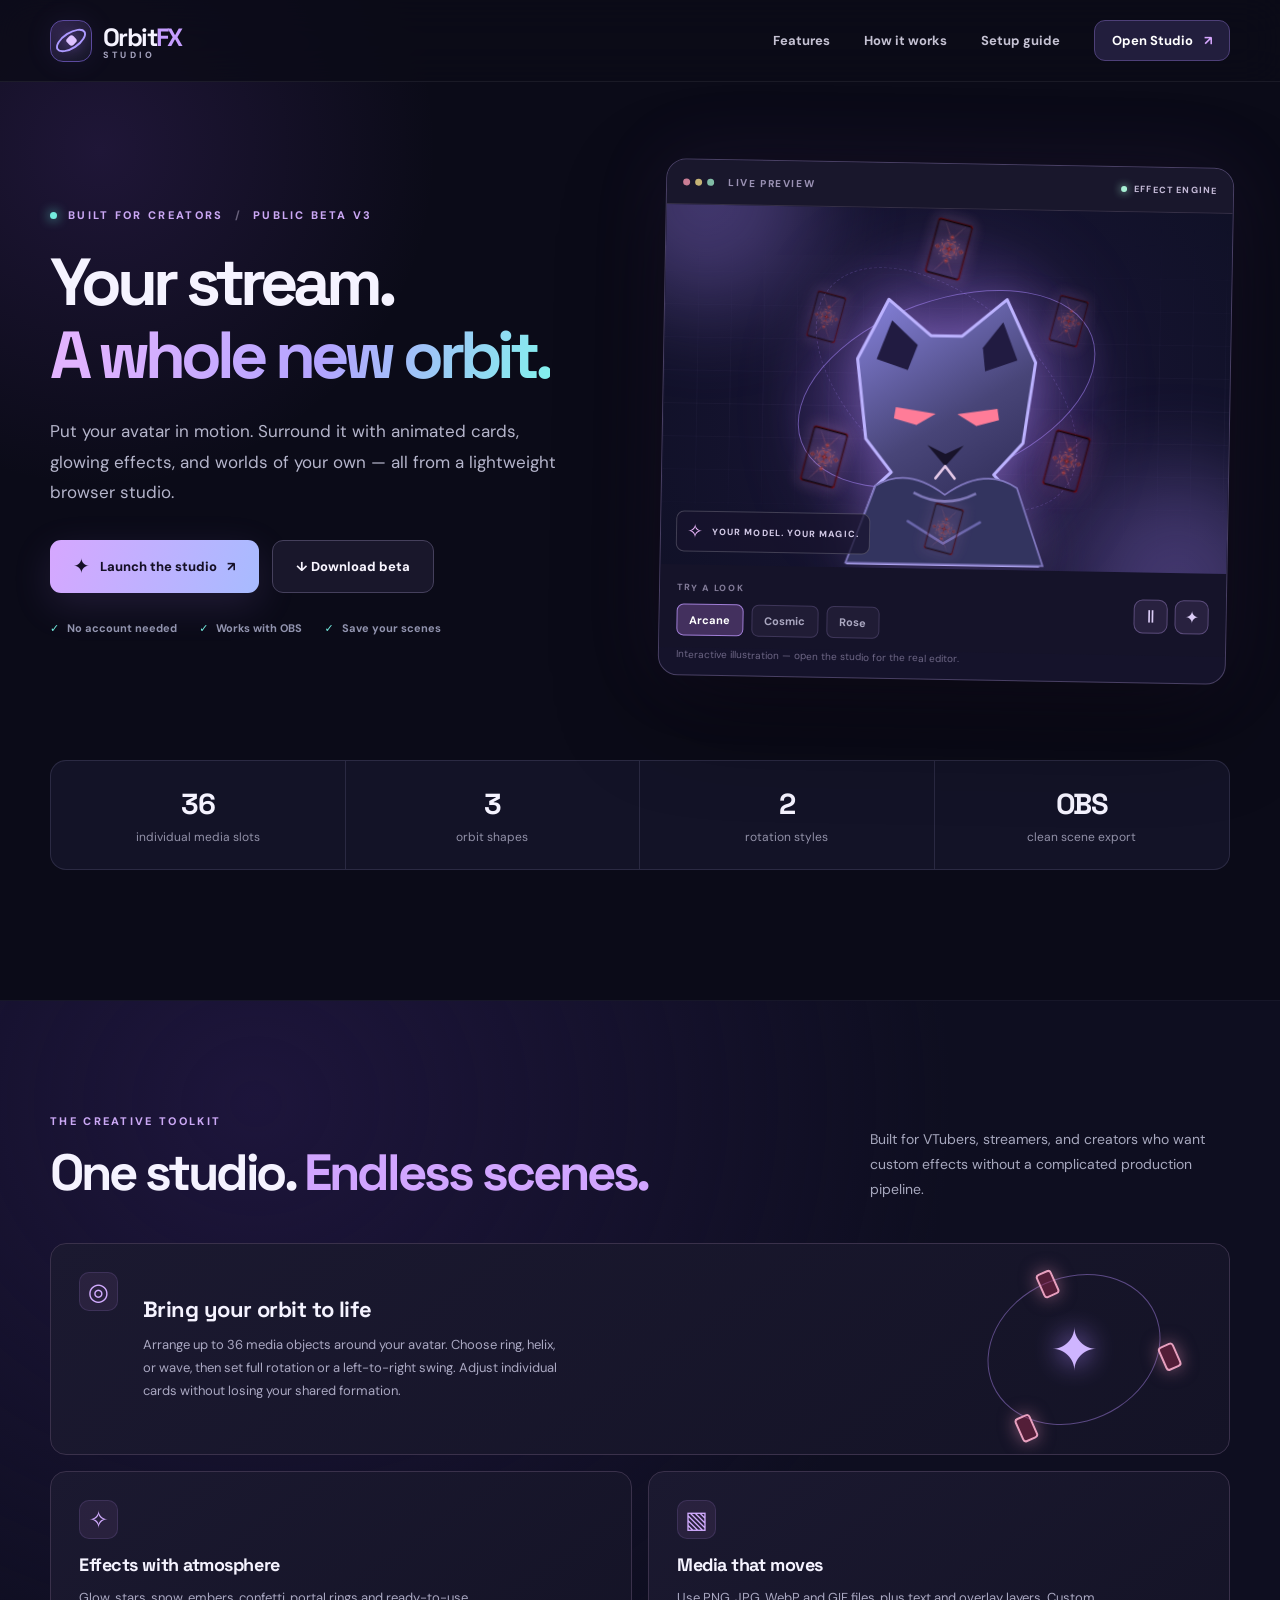
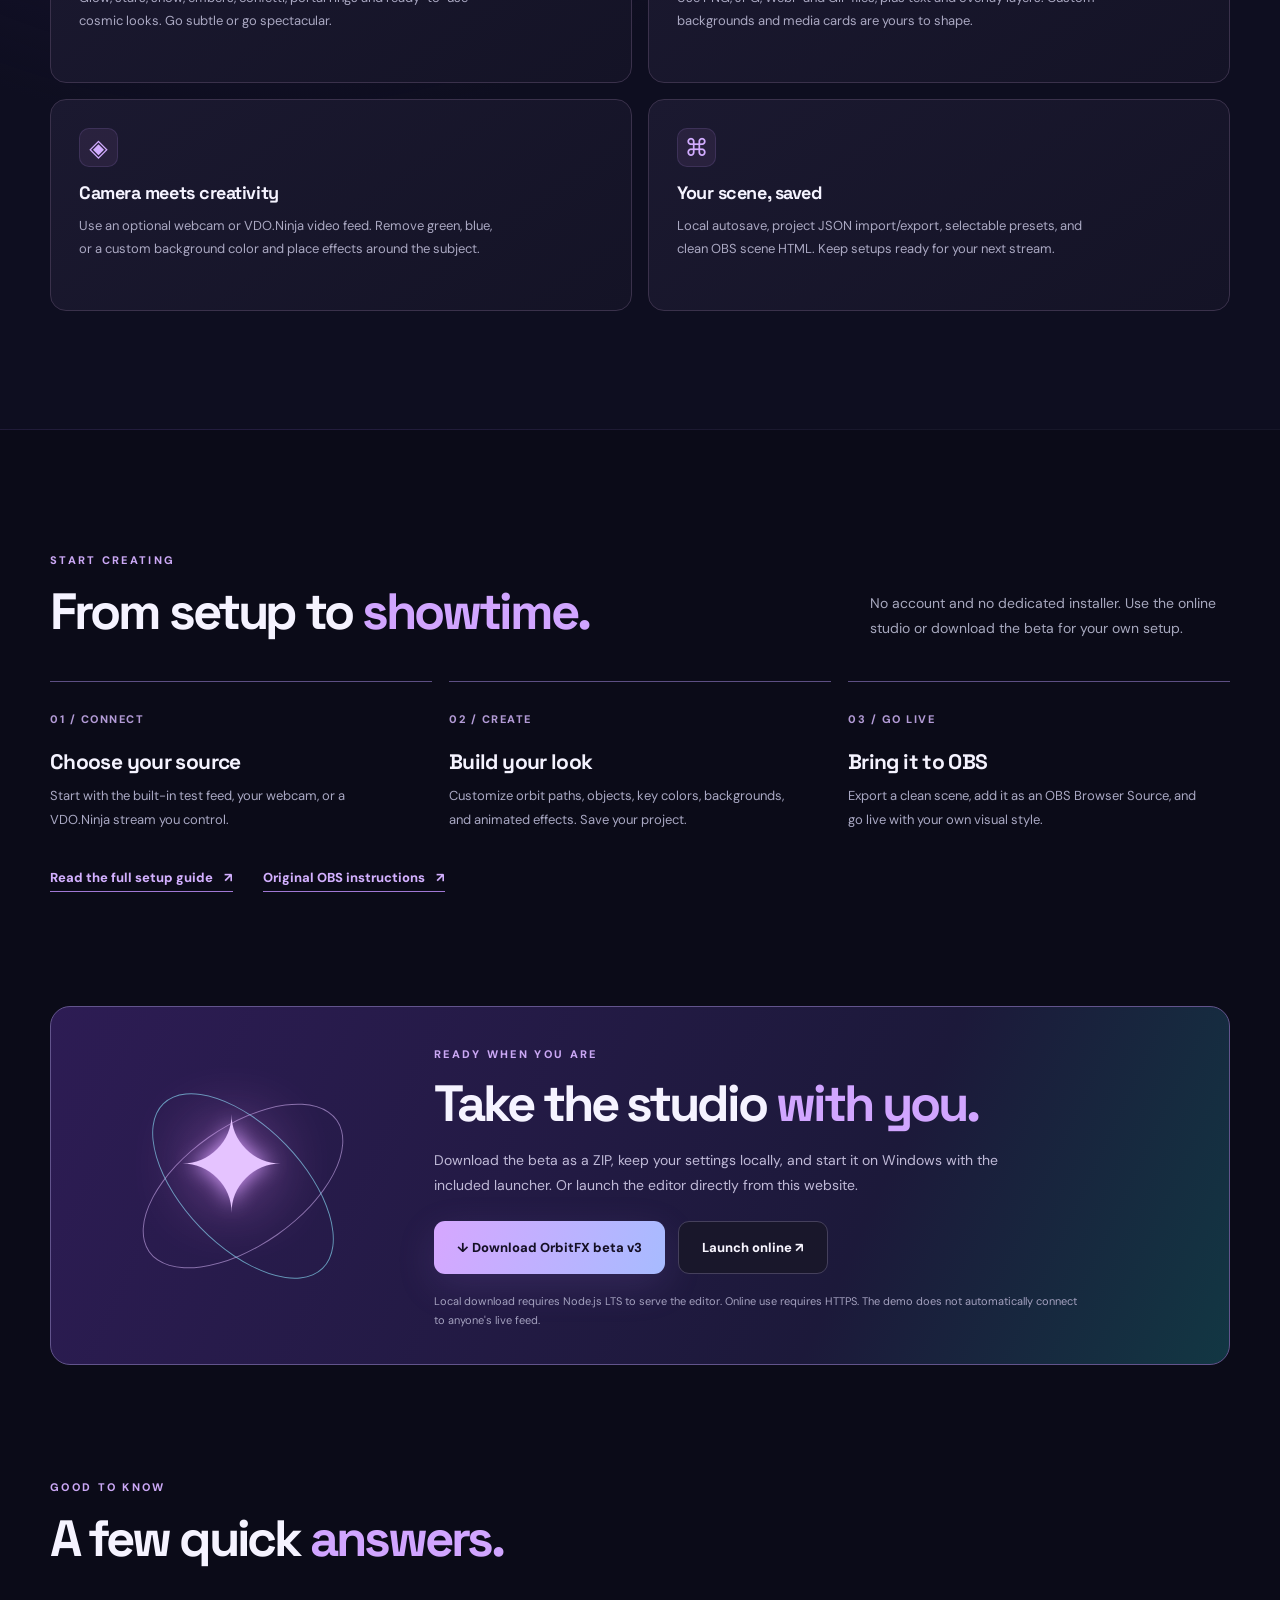
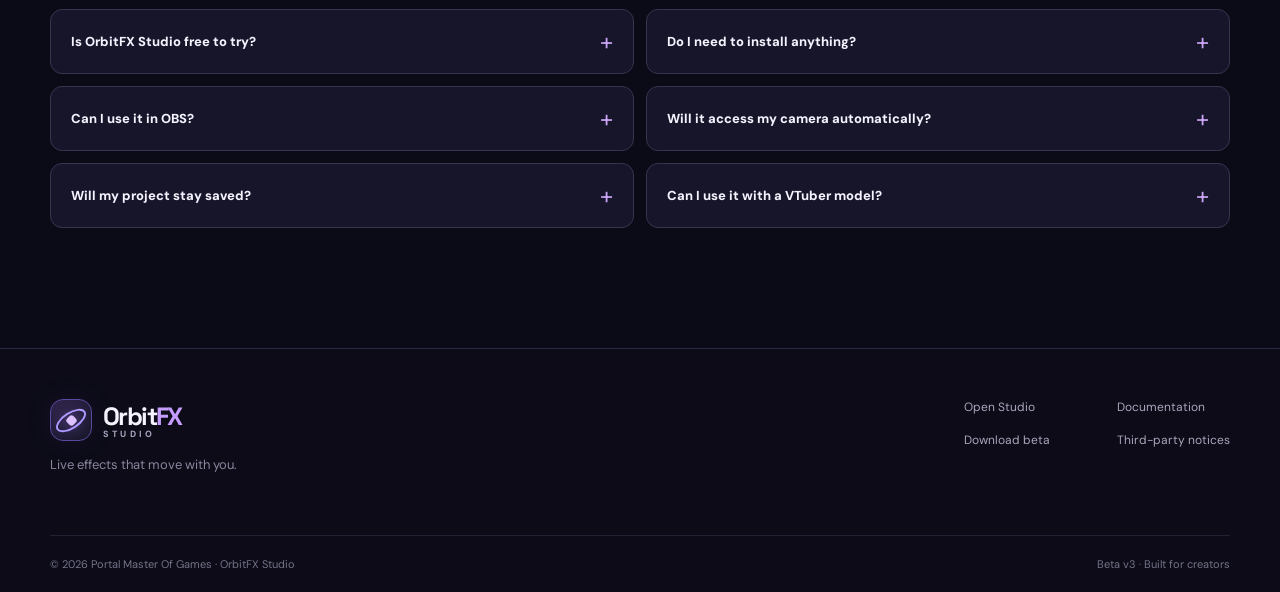
<file: index.html>
<!doctype html>
<html lang="en">
  <head>
    <meta charset="utf-8" />
    <meta name="viewport" content="width=device-width,initial-scale=1" />
    <meta name="theme-color" content="#0b0b18" />
    <meta
      name="description"
      content="OrbitFX Studio is a lightweight browser-based visual effects studio for VTubers, streamers, OBS and live video. Add orbiting cards, animated GIFs, glow, chroma key and more."
    />
    <meta
      property="og:title"
      content="OrbitFX Studio — Make your stream a universe"
    />
    <meta
      property="og:description"
      content="Animated cards, glow, cosmic backgrounds and live scene effects. Create, save and export for OBS."
    />
    <title>OrbitFX Studio — Live effects that move with you</title>
    <link rel="icon" type="image/svg+xml" href="assets/favicon.svg" />
    <link rel="stylesheet" href="assets/site.css" />
    <script src="assets/site.js" defer></script>
  </head>
  <body>
    <a class="skip" href="#main">Skip to content</a>
    <header class="site-header">
      <div class="nav-inner wrap">
        <a class="brand" href="./index.html" aria-label="OrbitFX Studio home"
          ><span class="brand-mark" aria-hidden="true"><i></i></span
          ><span
            >Orbit<span class="brand-accent">FX</span
            ><small>STUDIO</small></span
          ></a
        >
        <button
          class="menu-toggle"
          type="button"
          aria-expanded="false"
          aria-controls="nav-links"
        >
          <span class="menu-bars" aria-hidden="true">☰</span
          ><span class="sr-only">Toggle navigation</span>
        </button>
        <nav class="nav-links" id="nav-links" aria-label="Main navigation">
          <a href="#features">Features</a><a href="#how">How it works</a
          ><a href="guide.html">Setup guide</a>
          <a class="nav-launch" href="studio/content.html"
            >Open Studio <span aria-hidden="true">↗</span></a
          >
        </nav>
      </div>
    </header>
    <main id="main">
      <section class="hero wrap">
        <div class="hero-copy">
          <div class="eyebrow">
            <span class="signal"></span> BUILT FOR CREATORS
            <span class="eyebrow-divider">/</span> PUBLIC BETA V3
          </div>
          <h1>
            Your stream.<br /><span class="title-gradient"
              >A whole new orbit.</span
            >
          </h1>
          <p class="hero-intro">
            Put your avatar in motion. Surround it with animated cards, glowing
            effects, and worlds of your own — all from a lightweight browser
            studio.
          </p>
          <div class="actions">
            <a class="btn primary" href="studio/content.html"
              ><span class="btn-icon">✦</span> Launch the studio
              <span aria-hidden="true">↗</span></a
            ><a
              class="btn secondary"
              href="downloads/OrbitFX-Studio-Beta-v3.zip"
              download
              >↓ Download beta</a
            >
          </div>
          <div class="micro-features">
            <span><span class="mini-check">✓</span> No account needed</span
            ><span><span class="mini-check">✓</span> Works with OBS</span
            ><span><span class="mini-check">✓</span> Save your scenes</span>
          </div>
        </div>
        <div
          class="preview-shell"
          aria-label="Interactive visual illustration of orbiting card effects"
        >
          <div class="preview-top">
            <span class="window-dots" aria-hidden="true"
              ><i></i><i></i><i></i></span
            ><span class="preview-label">LIVE PREVIEW</span
            ><span class="preview-live"><i></i> EFFECT ENGINE</span>
          </div>
          <div class="preview-scene" id="preview-scene" data-look="arcane">
            <div class="scene-grid"></div>
            <div class="nebula nebula-a"></div>
            <div class="nebula nebula-b"></div>
            <div class="orbit-track track-one"></div>
            <div class="orbit-track track-two"></div>
            <div class="sample-orbit" aria-hidden="true">
              <img
                src="assets/orbit-card.webp"
                alt=""
                style="--angle: 0deg; --counter: 0deg; --delay: 0s"
              />
              <img
                src="assets/orbit-card.webp"
                alt=""
                style="--angle: 60deg; --counter: -60deg; --delay: -0.2s"
              />
              <img
                src="assets/orbit-card.webp"
                alt=""
                style="--angle: 120deg; --counter: -120deg; --delay: -0.4s"
              />
              <img
                src="assets/orbit-card.webp"
                alt=""
                style="--angle: 180deg; --counter: -180deg; --delay: -0.6s"
              />
              <img
                src="assets/orbit-card.webp"
                alt=""
                style="--angle: 240deg; --counter: -240deg; --delay: -0.8s"
              />
              <img
                src="assets/orbit-card.webp"
                alt=""
                style="--angle: 300deg; --counter: -300deg; --delay: -1s"
              />
            </div>
            <div class="avatar-glow"></div>
            <svg
              class="avatar"
              viewBox="0 0 260 320"
              fill="none"
              xmlns="http://www.w3.org/2000/svg"
              aria-hidden="true"
            >
              <defs>
                <linearGradient
                  id="faceShade"
                  x1="40"
                  y1="5"
                  x2="235"
                  y2="320"
                  gradientUnits="userSpaceOnUse"
                >
                  <stop stop-color="#8783DD" />
                  <stop offset=".47" stop-color="#484578" />
                  <stop offset="1" stop-color="#201D42" />
                </linearGradient>
                <linearGradient
                  id="coatShade"
                  x1="60"
                  y1="190"
                  x2="205"
                  y2="320"
                >
                  <stop stop-color="#33345F" />
                  <stop offset="1" stop-color="#12152E" />
                </linearGradient>
              </defs>
              <path
                d="M27 82 62 13l49 41h36l51-43 34 72-13 93-33 37 20 21 33 83H19l31-88 18-17-30-38Z"
                fill="url(#faceShade)"
                stroke="#BCB2FF"
                stroke-width="3.5"
                stroke-linejoin="round"
              />
              <path d="M49 82 66 37l30 28-11 29Z" fill="#211B41" />
              <path d="m171 67 23-30 17 44-37 13Z" fill="#211B41" />
              <path
                d="M50 228q36-23 80 9 46-34 83-9l31 89H17Z"
                fill="url(#coatShade)"
                stroke="#8178BF"
                stroke-width="2"
              />
              <path d="m72 137 46 7-22 13-26-7Z" fill="#FF7C98" />
              <path d="m143 144 46-7 2 13-26 7Z" fill="#FF7C98" />
              <path d="m109 180 21 10 21-10-21 24Z" fill="#18132A" />
              <path
                d="m130 204-11 14m11-14 11 14"
                stroke="#E5C9E8"
                stroke-width="3"
                stroke-linecap="round"
              />
              <path d="M94 235q36 19 72 0" stroke="#7E78B8" stroke-width="3" />
              <path
                d="M88 268 129 293l42-25"
                stroke="#6966AB"
                stroke-width="3"
                stroke-linecap="round"
              />
            </svg>
            <div class="preview-caption">
              <span class="sound-wave">✧</span
              ><span>YOUR MODEL. YOUR MAGIC.</span>
            </div>
          </div>
          <div class="preview-bottom">
            <div>
              <span class="tool-caption">TRY A LOOK</span>
              <div
                class="preview-presets"
                role="group"
                aria-label="Choose preview style"
              >
                <button
                  class="look-btn is-active"
                  data-look="arcane"
                  type="button"
                  aria-pressed="true"
                >
                  Arcane</button
                ><button
                  class="look-btn"
                  data-look="cosmic"
                  type="button"
                  aria-pressed="false"
                >
                  Cosmic</button
                ><button
                  class="look-btn"
                  data-look="rose"
                  type="button"
                  aria-pressed="false"
                >
                  Rose
                </button>
              </div>
            </div>
            <div class="preview-buttons">
              <button
                id="pause-preview"
                type="button"
                aria-label="Pause preview animation"
                title="Pause animation"
              >
                Ⅱ</button
              ><button
                id="burst-preview"
                type="button"
                title="Confetti!"
                aria-label="Show confetti"
              >
                ✦
              </button>
            </div>
          </div>
          <p class="demo-note">
            Interactive illustration — open the studio for the real editor.
          </p>
        </div>
      </section>
      <section class="stats-row wrap" aria-label="Studio highlights">
        <div><strong>36</strong><span>individual media slots</span></div>
        <div><strong>3</strong><span>orbit shapes</span></div>
        <div><strong>2</strong><span>rotation styles</span></div>
        <div><strong>OBS</strong><span>clean scene export</span></div>
      </section>
      <section class="feature-section" id="features">
        <div class="wrap">
          <div class="section-heading">
            <div>
              <span class="kicker">THE CREATIVE TOOLKIT</span>
              <h2>One studio. <em>Endless scenes.</em></h2>
            </div>
            <p>
              Built for VTubers, streamers, and creators who want custom effects
              without a complicated production pipeline.
            </p>
          </div>
          <div class="feature-grid">
            <article class="feature-card feature-wide">
              <div class="feature-icon">◎</div>
              <div>
                <h3>Bring your orbit to life</h3>
                <p>
                  Arrange up to 36 media objects around your avatar. Choose
                  ring, helix, or wave, then set full rotation or a
                  left-to-right swing. Adjust individual cards without losing
                  your shared formation.
                </p>
              </div>
              <div class="little-orbit" aria-hidden="true">
                <span></span><span></span><span></span><b>✦</b>
              </div>
            </article>
            <article class="feature-card">
              <div class="feature-icon">✧</div>
              <h3>Effects with atmosphere</h3>
              <p>
                Glow, stars, snow, embers, confetti, portal rings and
                ready-to-use cosmic looks. Go subtle or go spectacular.
              </p>
            </article>
            <article class="feature-card">
              <div class="feature-icon">▧</div>
              <h3>Media that moves</h3>
              <p>
                Use PNG, JPG, WebP and GIF files, plus text and overlay layers.
                Custom backgrounds and media cards are yours to shape.
              </p>
            </article>
            <article class="feature-card">
              <div class="feature-icon">◈</div>
              <h3>Camera meets creativity</h3>
              <p>
                Use an optional webcam or VDO.Ninja video feed. Remove green,
                blue, or a custom background color and place effects around the
                subject.
              </p>
            </article>
            <article class="feature-card">
              <div class="feature-icon">⌘</div>
              <h3>Your scene, saved</h3>
              <p>
                Local autosave, project JSON import/export, selectable presets,
                and clean OBS scene HTML. Keep setups ready for your next
                stream.
              </p>
            </article>
          </div>
        </div>
      </section>
      <section class="workflow wrap" id="how">
        <div class="section-heading">
          <div>
            <span class="kicker">START CREATING</span>
            <h2>From setup to <em>showtime.</em></h2>
          </div>
          <p>
            No account and no dedicated installer. Use the online studio or
            download the beta for your own setup.
          </p>
        </div>
        <div class="steps">
          <article>
            <span class="step-index">01 / CONNECT</span>
            <h3>Choose your source</h3>
            <p>
              Start with the built-in test feed, your webcam, or a VDO.Ninja
              stream you control.
            </p>
          </article>
          <article>
            <span class="step-index">02 / CREATE</span>
            <h3>Build your look</h3>
            <p>
              Customize orbit paths, objects, key colors, backgrounds, and
              animated effects. Save your project.
            </p>
          </article>
          <article>
            <span class="step-index">03 / GO LIVE</span>
            <h3>Bring it to OBS</h3>
            <p>
              Export a clean scene, add it as an OBS Browser Source, and go live
              with your own visual style.
            </p>
          </article>
        </div>
        <div class="workflow-actions">
          <a class="text-link" href="guide.html"
            >Read the full setup guide <span aria-hidden="true">↗</span></a
          ><a class="text-link" href="studio/OBS-GUIDE.txt"
            >Original OBS instructions <span aria-hidden="true">↗</span></a
          >
        </div>
      </section>
      <section class="download-area" id="download">
        <div class="wrap download-panel">
          <div class="download-art" aria-hidden="true">
            <span class="planet planet-one"></span
            ><span class="planet planet-two"></span
            ><span class="planet-core">✦</span>
          </div>
          <div class="download-copy">
            <span class="kicker">READY WHEN YOU ARE</span>
            <h2>Take the studio <em>with you.</em></h2>
            <p>
              Download the beta as a ZIP, keep your settings locally, and start
              it on Windows with the included launcher. Or launch the editor
              directly from this website.
            </p>
            <div class="download-actions">
              <a
                class="btn primary"
                href="downloads/OrbitFX-Studio-Beta-v3.zip"
                download
                >↓ Download OrbitFX beta v3</a
              ><a class="btn secondary" href="studio/content.html"
                >Launch online ↗</a
              >
            </div>
            <small
              >Local download requires Node.js LTS to serve the editor. Online
              use requires HTTPS. The demo does not automatically connect to
              anyone's live feed.</small
            >
          </div>
        </div>
      </section>
      <section class="faq wrap" id="faq">
        <div class="section-heading">
          <div>
            <span class="kicker">GOOD TO KNOW</span>
            <h2>A few quick <em>answers.</em></h2>
          </div>
        </div>
        <div class="faq-grid">
          <details>
            <summary>Is OrbitFX Studio free to try?</summary>
            <p>
              This beta is provided as a direct download, with no sign-up or
              payment step on this page. No paid plans are offered here.
            </p>
          </details>
          <details>
            <summary>Do I need to install anything?</summary>
            <p>
              To use the version hosted on this website, no installer is needed.
              For the downloadable local version, extract the ZIP and run the
              supplied Windows launcher with Node.js LTS installed.
            </p>
          </details>
          <details>
            <summary>Can I use it in OBS?</summary>
            <p>
              Yes. Export a clean OBS scene from the editor, then add the
              exported page as an OBS Browser Source. The guide explains how to
              keep the files together.
            </p>
          </details>
          <details>
            <summary>Will it access my camera automatically?</summary>
            <p>
              No. The public release starts with a generated test feed. Webcam
              permission is requested only when you select and connect your
              webcam. VDO.Ninja sources must be connected separately.
            </p>
          </details>
          <details>
            <summary>Will my project stay saved?</summary>
            <p>
              The editor autosaves in your browser, but that can be cleared.
              Export a project JSON file to keep a portable backup, especially
              before changing computers or browsers.
            </p>
          </details>
          <details>
            <summary>Can I use it with a VTuber model?</summary>
            <p>
              Yes. Feed your live model from a supported source such as
              VDO.Ninja or a webcam/virtual-camera setup. You may need chroma
              keying to remove its background.
            </p>
          </details>
        </div>
      </section>
    </main>
    <footer class="site-footer">
      <div class="wrap footer-main">
        <div>
          <a class="brand" href="index.html"
            ><span class="brand-mark" aria-hidden="true"><i></i></span
            ><span
              >Orbit<span class="brand-accent">FX</span
              ><small>STUDIO</small></span
            ></a
          >
          <p>Live effects that move with you.</p>
        </div>
        <div class="footer-links">
          <a href="studio/content.html">Open Studio</a
          ><a href="guide.html">Documentation</a
          ><a href="downloads/OrbitFX-Studio-Beta-v3.zip" download
            >Download beta</a
          ><a href="studio/THIRD-PARTY-NOTICES.txt">Third-party notices</a>
        </div>
      </div>
      <div class="wrap footer-bottom">
        <span>© 2026 Portal Master Of Games · OrbitFX Studio</span
        ><span>Beta v3 · Built for creators</span>
      </div>
    </footer>
  </body>
</html>
</file>
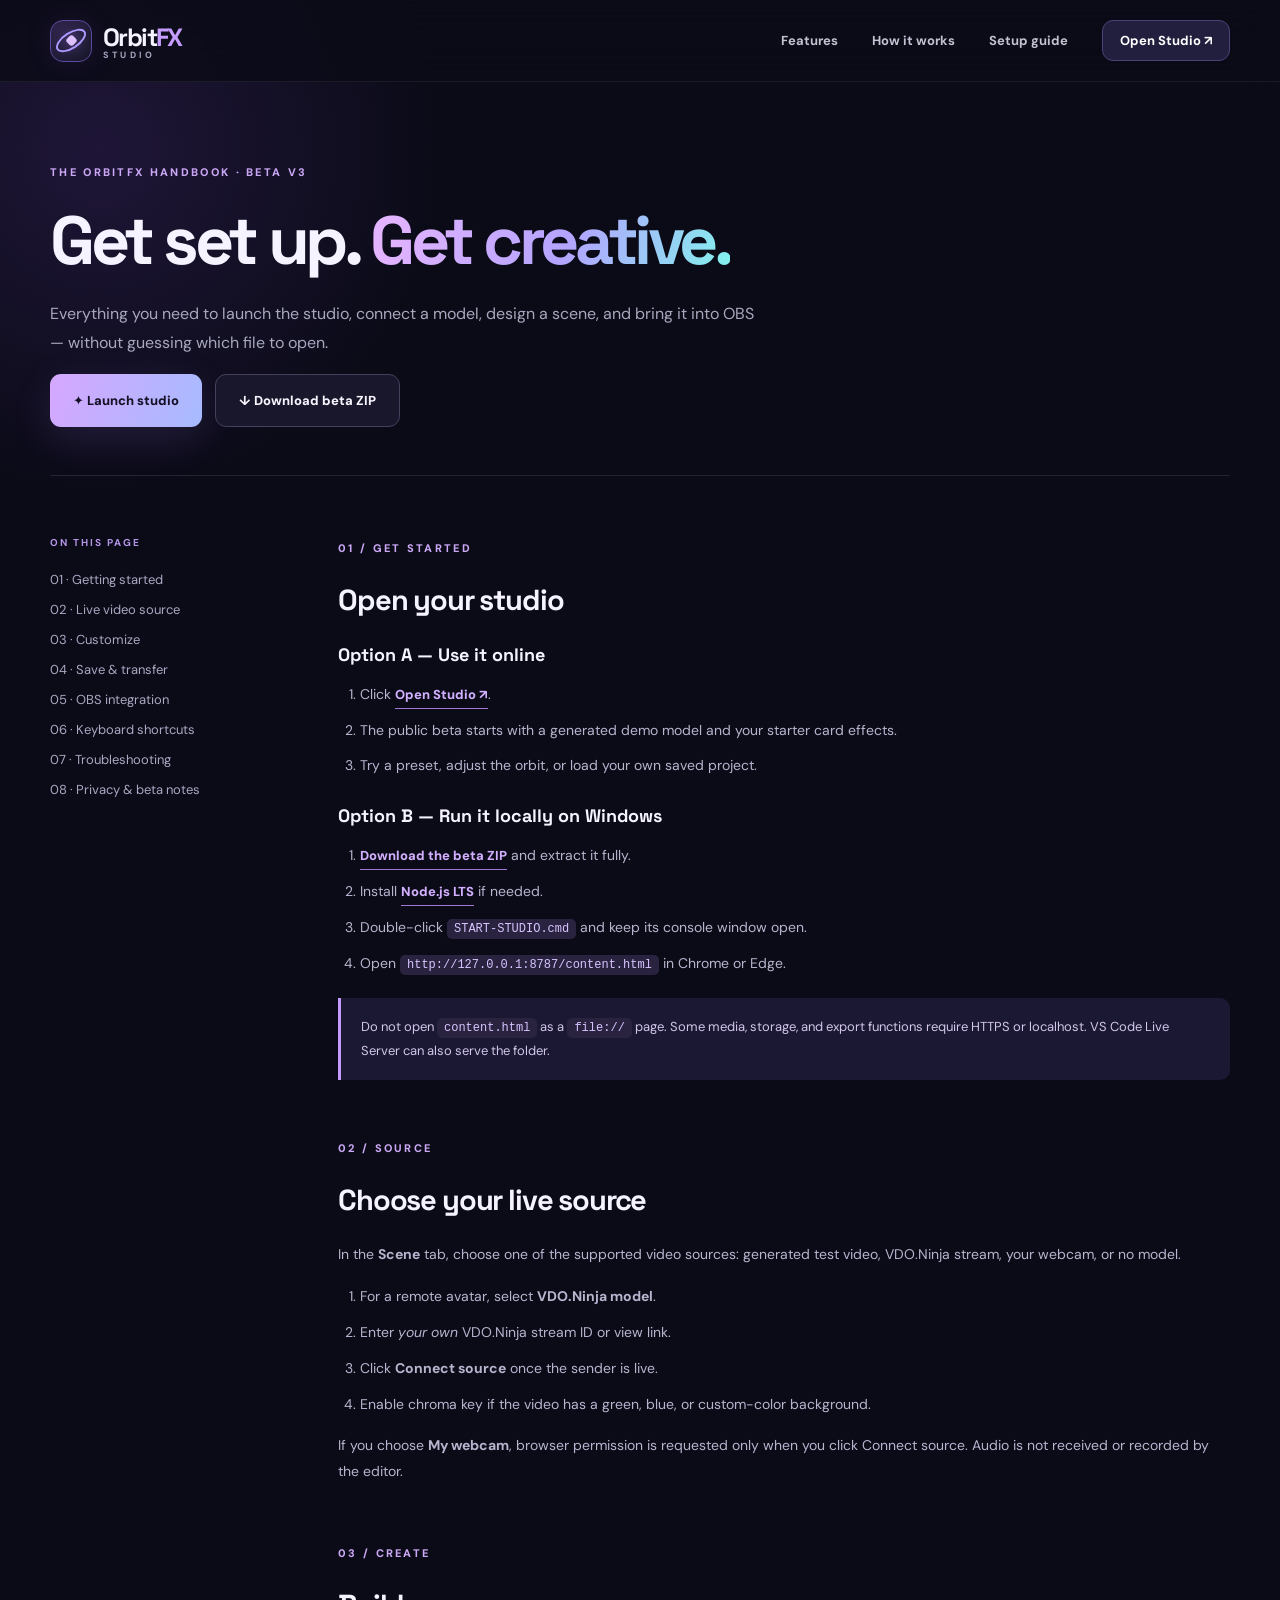
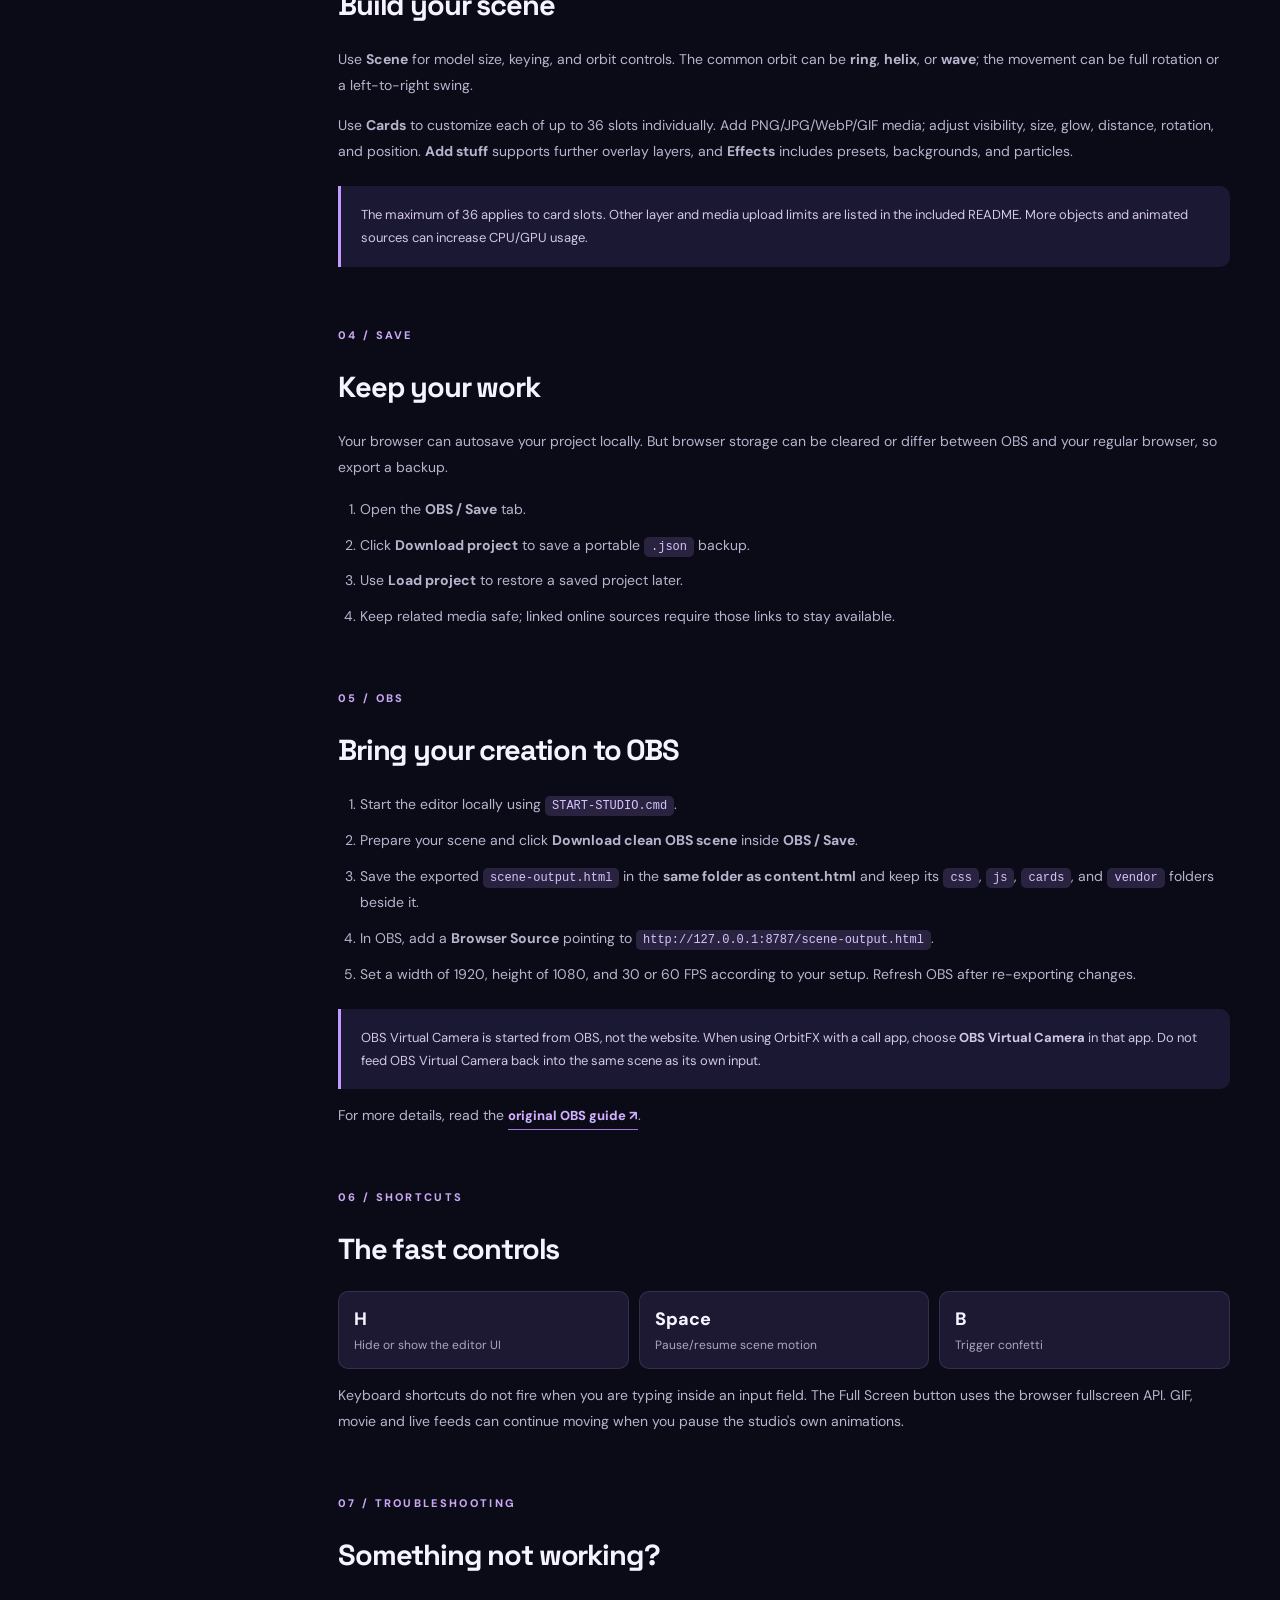
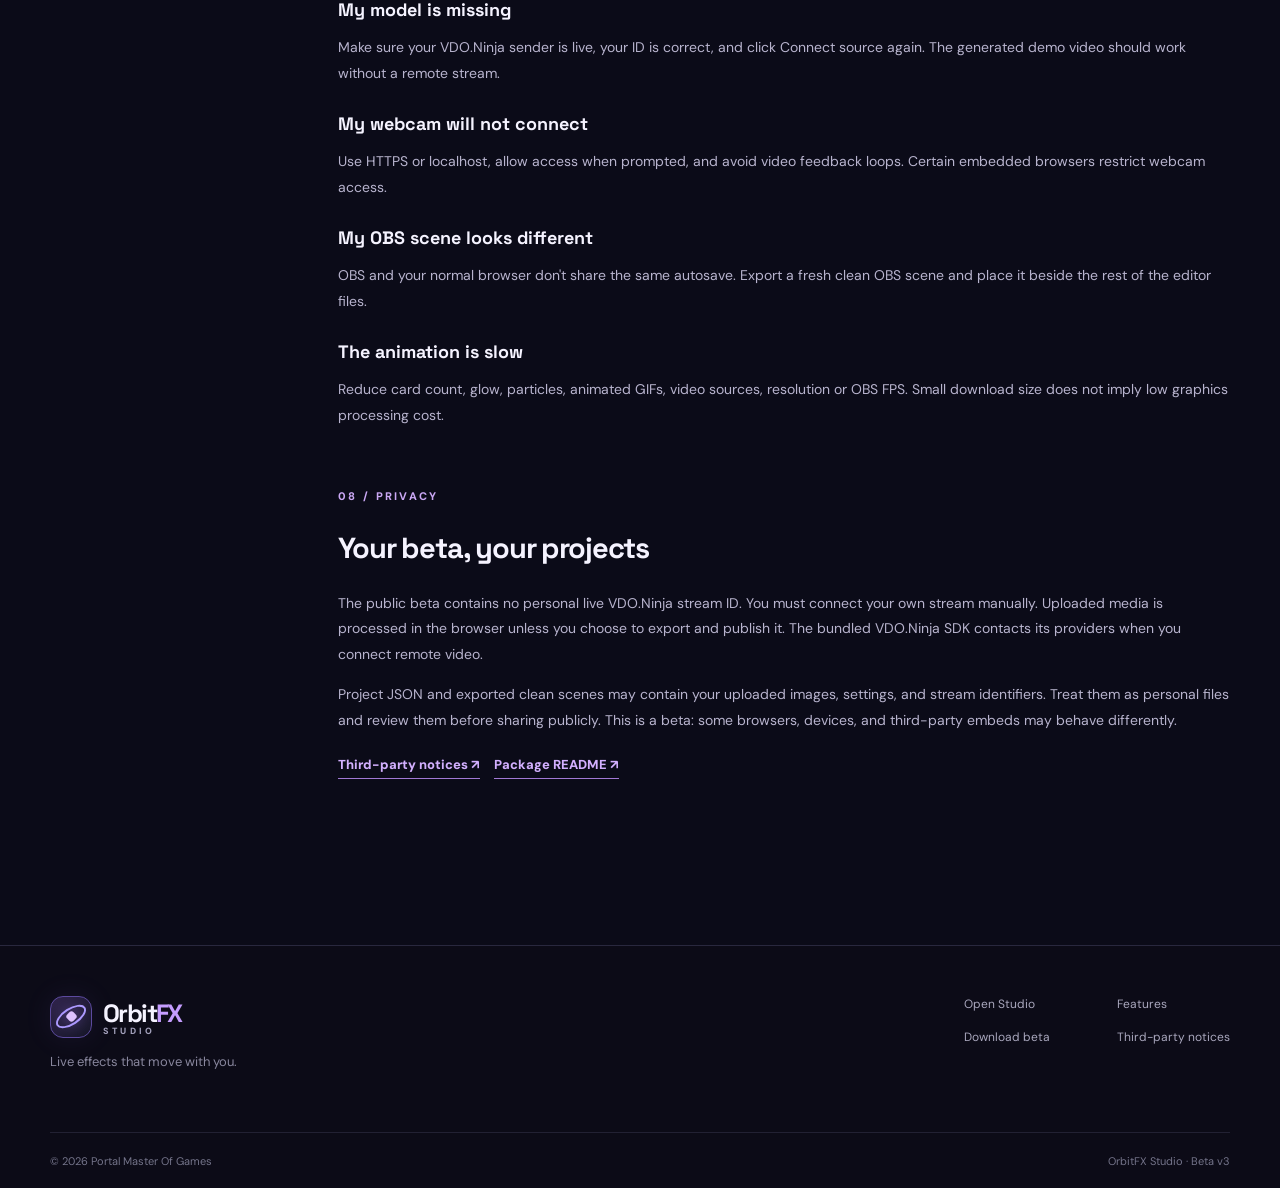
<file: guide.html>
<!doctype html><html lang="en"><head><meta charset="utf-8"><meta name="viewport" content="width=device-width,initial-scale=1"><meta name="theme-color" content="#0b0b18"><meta name="description" content="OrbitFX Studio beta v3 setup guide: start the editor, connect your video feed, save projects and export an OBS scene."><title>Setup Guide — OrbitFX Studio</title><link rel="icon" type="image/svg+xml" href="assets/favicon.svg"><link rel="stylesheet" href="assets/site.css"><script src="assets/site.js" defer></script></head>
<body><a class="skip" href="#main">Skip to content</a><header class="site-header"><div class="nav-inner wrap"><a class="brand" href="index.html" aria-label="OrbitFX Studio home"><span class="brand-mark" aria-hidden="true"><i></i></span><span>Orbit<span class="brand-accent">FX</span><small>STUDIO</small></span></a><button class="menu-toggle" type="button" aria-expanded="false" aria-controls="nav-links"><span class="menu-bars">☰</span><span class="sr-only">Toggle navigation</span></button><nav class="nav-links" id="nav-links" aria-label="Main navigation"><a href="index.html#features">Features</a><a href="index.html#how">How it works</a><a href="guide.html" aria-current="page">Setup guide</a><a class="nav-launch" href="studio/content.html">Open Studio ↗</a></nav></div></header>
<main id="main"><section class="guide-hero wrap"><span class="kicker">THE ORBITFX HANDBOOK · BETA V3</span><h1>Get set up. <span class="title-gradient">Get creative.</span></h1><p>Everything you need to launch the studio, connect a model, design a scene, and bring it into OBS — without guessing which file to open.</p><div class="actions"><a class="btn primary" href="studio/content.html">✦ Launch studio</a><a class="btn secondary" href="downloads/OrbitFX-Studio-Beta-v3.zip" download>↓ Download beta ZIP</a></div></section>
<div class="guide-layout wrap"><nav class="guide-toc" aria-label="Guide contents"><strong>ON THIS PAGE</strong><a href="#start">01 · Getting started</a><a href="#source">02 · Live video source</a><a href="#customize">03 · Customize</a><a href="#save">04 · Save & transfer</a><a href="#obs">05 · OBS integration</a><a href="#shortcuts">06 · Keyboard shortcuts</a><a href="#trouble">07 · Troubleshooting</a><a href="#privacy">08 · Privacy & beta notes</a></nav>
<div class="guide-content"><section id="start"><span class="kicker">01 / GET STARTED</span><h2>Open your studio</h2><h3>Option A — Use it online</h3><ol><li>Click <a class="text-link" href="studio/content.html">Open Studio ↗</a>.</li><li>The public beta starts with a generated demo model and your starter card effects.</li><li>Try a preset, adjust the orbit, or load your own saved project.</li></ol><h3>Option B — Run it locally on Windows</h3><ol><li><a class="text-link" href="downloads/OrbitFX-Studio-Beta-v3.zip" download>Download the beta ZIP</a> and extract it fully.</li><li>Install <a class="text-link" href="https://nodejs.org/" target="_blank" rel="noopener noreferrer">Node.js LTS</a> if needed.</li><li>Double-click <code>START-STUDIO.cmd</code> and keep its console window open.</li><li>Open <code>http://127.0.0.1:8787/content.html</code> in Chrome or Edge.</li></ol><div class="callout">Do not open <code>content.html</code> as a <code>file://</code> page. Some media, storage, and export functions require HTTPS or localhost. VS Code Live Server can also serve the folder.</div></section>
<section id="source"><span class="kicker">02 / SOURCE</span><h2>Choose your live source</h2><p>In the <strong>Scene</strong> tab, choose one of the supported video sources: generated test video, VDO.Ninja stream, your webcam, or no model.</p><ol><li>For a remote avatar, select <strong>VDO.Ninja model</strong>.</li><li>Enter <em>your own</em> VDO.Ninja stream ID or view link.</li><li>Click <strong>Connect source</strong> once the sender is live.</li><li>Enable chroma key if the video has a green, blue, or custom-color background.</li></ol><p>If you choose <strong>My webcam</strong>, browser permission is requested only when you click Connect source. Audio is not received or recorded by the editor.</p></section>
<section id="customize"><span class="kicker">03 / CREATE</span><h2>Build your scene</h2><p>Use <strong>Scene</strong> for model size, keying, and orbit controls. The common orbit can be <strong>ring</strong>, <strong>helix</strong>, or <strong>wave</strong>; the movement can be full rotation or a left-to-right swing.</p><p>Use <strong>Cards</strong> to customize each of up to 36 slots individually. Add PNG/JPG/WebP/GIF media; adjust visibility, size, glow, distance, rotation, and position. <strong>Add stuff</strong> supports further overlay layers, and <strong>Effects</strong> includes presets, backgrounds, and particles.</p><div class="callout">The maximum of 36 applies to card slots. Other layer and media upload limits are listed in the included README. More objects and animated sources can increase CPU/GPU usage.</div></section>
<section id="save"><span class="kicker">04 / SAVE</span><h2>Keep your work</h2><p>Your browser can autosave your project locally. But browser storage can be cleared or differ between OBS and your regular browser, so export a backup.</p><ol><li>Open the <strong>OBS / Save</strong> tab.</li><li>Click <strong>Download project</strong> to save a portable <code>.json</code> backup.</li><li>Use <strong>Load project</strong> to restore a saved project later.</li><li>Keep related media safe; linked online sources require those links to stay available.</li></ol></section>
<section id="obs"><span class="kicker">05 / OBS</span><h2>Bring your creation to OBS</h2><ol><li>Start the editor locally using <code>START-STUDIO.cmd</code>.</li><li>Prepare your scene and click <strong>Download clean OBS scene</strong> inside <strong>OBS / Save</strong>.</li><li>Save the exported <code>scene-output.html</code> in the <strong>same folder as content.html</strong> and keep its <code>css</code>, <code>js</code>, <code>cards</code>, and <code>vendor</code> folders beside it.</li><li>In OBS, add a <strong>Browser Source</strong> pointing to <code>http://127.0.0.1:8787/scene-output.html</code>.</li><li>Set a width of 1920, height of 1080, and 30 or 60 FPS according to your setup. Refresh OBS after re-exporting changes.</li></ol><div class="callout">OBS Virtual Camera is started from OBS, not the website. When using OrbitFX with a call app, choose <strong>OBS Virtual Camera</strong> in that app. Do not feed OBS Virtual Camera back into the same scene as its own input.</div><p>For more details, read the <a class="text-link" href="studio/OBS-GUIDE.txt">original OBS guide ↗</a>.</p></section>
<section id="shortcuts"><span class="kicker">06 / SHORTCUTS</span><h2>The fast controls</h2><div class="shortcut-grid"><div><kbd>H</kbd><span>Hide or show the editor UI</span></div><div><kbd>Space</kbd><span>Pause/resume scene motion</span></div><div><kbd>B</kbd><span>Trigger confetti</span></div></div><p>Keyboard shortcuts do not fire when you are typing inside an input field. The Full Screen button uses the browser fullscreen API. GIF, movie and live feeds can continue moving when you pause the studio's own animations.</p></section>
<section id="trouble"><span class="kicker">07 / TROUBLESHOOTING</span><h2>Something not working?</h2><h3>My model is missing</h3><p>Make sure your VDO.Ninja sender is live, your ID is correct, and click Connect source again. The generated demo video should work without a remote stream.</p><h3>My webcam will not connect</h3><p>Use HTTPS or localhost, allow access when prompted, and avoid video feedback loops. Certain embedded browsers restrict webcam access.</p><h3>My OBS scene looks different</h3><p>OBS and your normal browser don't share the same autosave. Export a fresh clean OBS scene and place it beside the rest of the editor files.</p><h3>The animation is slow</h3><p>Reduce card count, glow, particles, animated GIFs, video sources, resolution or OBS FPS. Small download size does not imply low graphics processing cost.</p></section>
<section id="privacy"><span class="kicker">08 / PRIVACY</span><h2>Your beta, your projects</h2><p>The public beta contains no personal live VDO.Ninja stream ID. You must connect your own stream manually. Uploaded media is processed in the browser unless you choose to export and publish it. The bundled VDO.Ninja SDK contacts its providers when you connect remote video.</p><p>Project JSON and exported clean scenes may contain your uploaded images, settings, and stream identifiers. Treat them as personal files and review them before sharing publicly. This is a beta: some browsers, devices, and third-party embeds may behave differently.</p><div class="guide-link-list"><a class="text-link" href="studio/THIRD-PARTY-NOTICES.txt">Third-party notices ↗</a><a class="text-link" href="studio/README.txt">Package README ↗</a></div></section>
</div></div></main>
<footer class="site-footer"><div class="wrap footer-main"><div><a class="brand" href="index.html"><span class="brand-mark" aria-hidden="true"><i></i></span><span>Orbit<span class="brand-accent">FX</span><small>STUDIO</small></span></a><p>Live effects that move with you.</p></div><div class="footer-links"><a href="studio/content.html">Open Studio</a><a href="index.html#features">Features</a><a href="downloads/OrbitFX-Studio-Beta-v3.zip" download>Download beta</a><a href="studio/THIRD-PARTY-NOTICES.txt">Third-party notices</a></div></div><div class="wrap footer-bottom"><span>© 2026 Portal Master Of Games</span><span>OrbitFX Studio · Beta v3</span></div></footer>
</body></html>
</file>
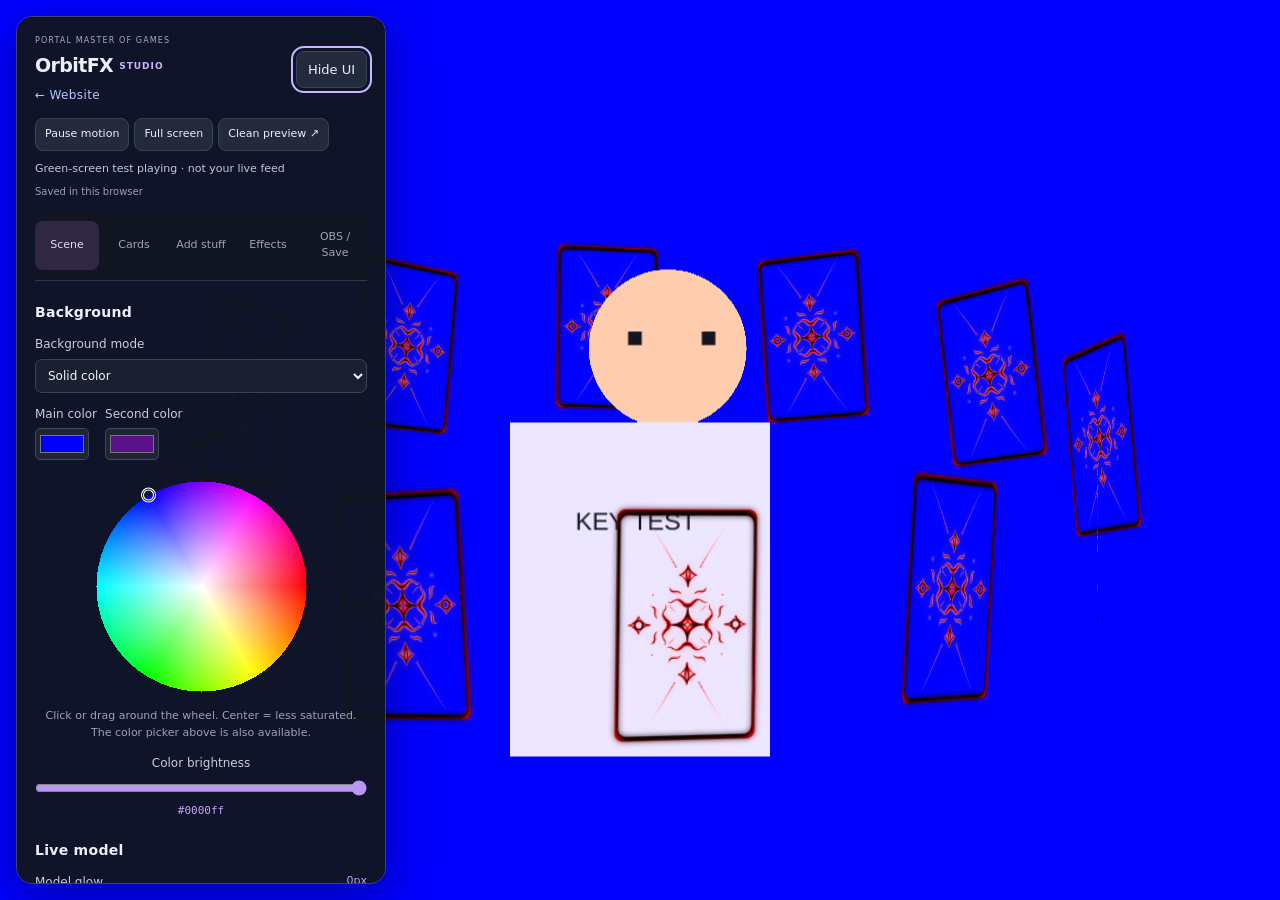
<file: studio/content.html>
<!doctype html>
<html lang="en"><head><meta charset="utf-8"><meta name="viewport" content="width=device-width,initial-scale=1"><meta name="robots" content="noindex"><title>OrbitFX Studio · Live effects by Portal Master Of Games</title><link rel="stylesheet" href="css/studio.css"></head>
<body>
  <svg class="studio-filter-definitions" xmlns="http://www.w3.org/2000/svg" aria-hidden="true">
    <defs>
      <filter id="studio-green-key" x="0" y="0" width="100%" height="100%" color-interpolation-filters="sRGB">
        <!-- A pixel is green only when green exceeds BOTH red and blue. -->
        <feColorMatrix id="key-red" in="SourceGraphic" type="matrix" result="green-over-red"
          values="1 0 0 0 0  0 1 0 0 0  0 0 1 0 0  -8.3333 8.3333 0 0 -1"/>
        <feColorMatrix id="key-blue" in="SourceGraphic" type="matrix" result="green-over-blue"
          values="1 0 0 0 0  0 1 0 0 0  0 0 1 0 0  0 8.3333 -8.3333 0 -1"/>
        <feComposite in="green-over-red" in2="green-over-blue" operator="in" result="green-mask"/>
        <feComposite in="SourceGraphic" in2="green-mask" operator="out"/>
      </filter>
    </defs>
  </svg>


<main id="stage" aria-label="Live scene preview">
  <div id="back-effects" aria-hidden="true"><div id="portal-effect"></div><div id="particles"></div></div>
  <div id="world"><div id="model-plane"><div id="model-key"><video id="model-feed" autoplay muted playsinline aria-label="Live model"></video></div></div></div>
  <div id="overlay-back"></div><div id="overlay-front"></div>
  <div id="scanlines-effect" aria-hidden="true"></div><div id="letterbox-effect" aria-hidden="true"></div>
</main>
<aside id="panel" aria-label="Studio controls">
  <header><div><p class="eyebrow">PORTAL MASTER OF GAMES</p><h1>OrbitFX <span>STUDIO</span></h1><a class="site-return" href="../index.html" title="Return to OrbitFX website">← Website</a></div><button id="hide-ui" title="Hide controls — press H to restore">Hide UI</button></header>
  <div class="toolbar"><button id="pause" aria-pressed="false">Pause motion</button><button id="fullscreen">Full screen</button><button id="clean-preview">Clean preview ↗</button></div>
  <p id="status" role="status">Preparing your scene…</p><p id="save-status" class="save-status" role="status"></p>
  <nav class="tabs" aria-label="Editor sections"><button data-tab="scene" aria-pressed="true">Scene</button><button data-tab="cards" aria-pressed="false">Cards</button><button data-tab="layers" aria-pressed="false">Add stuff</button><button data-tab="effects" aria-pressed="false">Effects</button><button data-tab="output" aria-pressed="false">OBS / Save</button></nav>
  <section data-section="scene">
        <h2>Background</h2><label for="backgroundMode">Background mode<select id="backgroundMode" data-setting><option value="solid">Solid color</option><option value="transparent">Transparent for OBS</option><option value="gradient">Gradient</option></select></label>
    <div class="row"><label for="background">Main color<input id="background" type="color" data-setting value="#0000ff"></label><label for="secondary">Second color<input id="secondary" type="color" data-setting value="#5a128a"></label></div>
    <div class="color-wheel-wrap"><canvas id="color-wheel" width="220" height="220" tabindex="0" role="slider" aria-label="Background color wheel. Left and right change hue; up and down change saturation." aria-valuemin="0" aria-valuemax="360" aria-valuenow="240"></canvas><p class="help">Click or drag around the wheel. Center = less saturated. The color picker above is also available.</p><label for="wheel-value">Color brightness<input id="wheel-value" type="range" min="0" max="100" value="100"></label><output id="wheel-hex">#0000ff</output></div>
<h2>Live model</h2><label for="modelGlow">Model glow<output for="modelGlow"></output><input type="range" id="modelGlow" min="0" max="30" value="0" data-unit="px" data-setting></label><label for="modelGlowColor">Model glow color<input id="modelGlowColor" type="color" data-setting value="#aa88ff"></label>
    <label for="source">Video source<select id="source"><option value="vdo">VDO.Ninja model</option><option value="camera">My webcam</option><option value="demo" selected>Green-screen test</option><option value="none">No model</option></select></label>
    <label for="stream-id" id="stream-label">Stream ID or VDO.Ninja view link<input id="stream-id" type="text" value="your-stream-id" autocomplete="off"></label>
    <div class="row"><button id="connect">Connect source</button><button id="stop-source">Stop source</button></div>
    <p class="help">Your model stays muted. Webcam access starts only when you click Connect source.</p>
    <label for="modelSize">Model size<output for="modelSize"></output><input type="range" id="modelSize" min="25" max="140" value="85" data-unit="%" data-setting></label><label for="modelX">Move left / right<output for="modelX"></output><input type="range" id="modelX" min="-50" max="50" value="0" data-unit="%" data-setting></label><label for="modelY">Move up / down<output for="modelY"></output><input type="range" id="modelY" min="-50" max="50" value="0" data-unit="%" data-setting></label>
<label for="modelZ">Model distance · farther ← → closer<output for="modelZ"></output><input id="modelZ" type="range" min="-700" max="500" value="0" data-unit="px" data-setting></label>
    <label class="check"><input id="mirror" type="checkbox" data-setting>Flip model / camera horizontally</label><label class="check"><input id="flipVertical" type="checkbox" data-setting>Flip model / camera vertically</label>
    <details><summary>Background removal · any color</summary><label class="check"><input id="keyEnabled" type="checkbox" data-setting>Enable chroma key</label><label for="modelKeyMode">Key mode<select id="modelKeyMode" data-setting><option value="green">Green screen</option><option value="blue">Blue screen</option><option value="custom">Custom color (including white / black)</option></select></label><label for="modelKeyColor">Color to remove<input id="modelKeyColor" type="color" value="#ffffff" data-setting></label><label for="modelTolerance">Custom color tolerance<output for="modelTolerance"></output><input type="range" id="modelTolerance" min="0" max="100" value="12" data-unit="%" data-setting></label><label for="threshold">Green / blue protection<output for="threshold"></output><input type="range" id="threshold" min="0" max="50" value="6" data-unit="%" data-setting></label><label for="softness">Edge softness<output for="softness"></output><input type="range" id="softness" min="1" max="40" value="8" data-unit="%" data-setting></label><p class="help">Choose Custom color to remove any color, including white. Increase custom tolerance to remove similar shades. Lower protection removes more green/blue in those modes. Matching colors in the subject can disappear too.</p></details>
    <h2>Orbiting cards</h2>
    <label for="cardCount">Number of cards<output for="cardCount"></output><input type="range" id="cardCount" min="0" max="36" value="12" data-unit="" data-setting></label><label for="speed">Orbit speed<output for="speed"></output><input type="range" id="speed" min="-40" max="40" value="9" data-unit="°/s" data-setting></label><label for="spin">Card spin<output for="spin"></output><input type="range" id="spin" min="0" max="100" value="18" data-unit="°/s" data-setting></label><label for="tilt">Orbit tilt<output for="tilt"></output><input type="range" id="tilt" min="-55" max="55" value="18" data-unit="°" data-setting></label><label for="radius">Orbit width<output for="radius"></output><input type="range" id="radius" min="20" max="110" value="85" data-unit="%" data-setting></label><label for="depth">3D depth<output for="depth"></output><input type="range" id="depth" min="0" max="100" value="55" data-unit="%" data-setting></label><label for="cardSize">Card size<output for="cardSize"></output><input type="range" id="cardSize" min="3" max="35" value="15" data-unit="vw" data-setting></label>
    <label for="orbitRoll">Orbit angle · lean left / right<output for="orbitRoll"></output><input type="range" id="orbitRoll" min="-180" max="180" value="0" data-unit="°" data-setting></label><p class="help">Turns the entire circular path around its center. The model stays upright and in place.</p><label for="orbitX">Orbit center · left / right<output for="orbitX"></output><input type="range" id="orbitX" min="-60" max="60" value="0" data-unit="%" data-setting></label><label for="orbitY">Orbit center · up / down<output for="orbitY"></output><input type="range" id="orbitY" min="-60" max="60" value="0" data-unit="%" data-setting></label><label for="sway">Left-to-right movement<output for="sway"></output><input type="range" id="sway" min="0" max="60" value="0" data-unit="%" data-setting></label><label for="swaySpeed">Movement speed<output for="swaySpeed"></output><input type="range" id="swaySpeed" min="1" max="100" value="20" data-unit="" data-setting></label><label for="orbitMotion">Rotation style<select id="orbitMotion" data-setting><option value="continuous">Full rotation</option><option value="swing">Swing left to right</option></select></label><label for="orbitStyle">Orbit shape<select id="orbitStyle" data-setting><option value="ring">Ring</option><option value="helix">Helix</option><option value="wave">Wave</option></select></label>
    <label class="file-button">Add card images<input id="card-upload" type="file" accept="image/png,image/jpeg,image/webp,image/gif" multiple></label>
    <div id="card-library" class="asset-list"></div>
  </section>
  <section data-section="cards" hidden>
 <h2>Every card is yours</h2><p class="help">Choose a number, then change only that card. Set the total number in Scene → Orbiting cards.</p>
 <div id="slot-grid" aria-label="Numbered cards"></div><label class="check"><input id="show-numbers" type="checkbox">Show numbers in the scene (editor only)</label>
 <fieldset id="slot-editor"><legend id="slot-title">Card 1</legend>
 <label for="slot-name">Card name<input id="slot-name" maxlength="60"></label>
 <label for="slot-type">Content<select id="slot-type"><option value="library">Shared card library</option><option value="image">Image / GIF</option><option value="video">Movie (MP4 / WebM)</option><option value="vdo">Live VDO.Ninja</option><option value="web">Embedded webpage</option></select></label>
 <label for="slot-url">Media URL or VDO.Ninja view link<input id="slot-url" type="text" placeholder="https://…"></label><button id="slot-apply">Use this link</button>
 <label class="file-button">Upload to this card<input id="slot-upload" type="file" accept="image/png,image/jpeg,image/webp,image/gif,video/mp4,video/webm"></label>
 <p id="slot-media-status" class="help"></p>
 <p class="help">Movies loop silently. Use a direct movie URL or a small upload (up to 12 MB). Webpages need an embed URL and may block embedding; webpage cards cannot be chroma-keyed. VDO.Ninja feeds can.</p>
 <label class="check"><input id="slot-visible" type="checkbox">Visible</label>
 <label for="slot-size">Individual size<output for="slot-size"></output><input type="range" id="slot-size" min="20" max="300" value="100" data-unit=""></label><label for="slot-x">Left / right offset<output for="slot-x"></output><input type="range" id="slot-x" min="-1000" max="1000" value="0" data-unit=""></label><label for="slot-y">Up / down offset<output for="slot-y"></output><input type="range" id="slot-y" min="-700" max="700" value="0" data-unit=""></label><label for="slot-z">Distance · farther ← → closer<output for="slot-z"></output><input type="range" id="slot-z" min="-700" max="500" value="0" data-unit=""></label><label for="slot-rotation">Card angle<output for="slot-rotation"></output><input type="range" id="slot-rotation" min="-180" max="180" value="0" data-unit=""></label>
 <label class="check"><input id="slot-face" type="checkbox">Always face the camera</label>
 <label for="slot-key">Chroma key<select id="slot-key"><option value="off">Off</option><option value="green">Remove green</option><option value="blue">Remove blue</option><option value="custom">Remove a custom color</option></select></label>
 <label for="slot-keyColor">Color to remove<input id="slot-keyColor" type="color" value="#ffffff"></label><label for="slot-tolerance">Custom color tolerance<output for="slot-tolerance"></output><input type="range" id="slot-tolerance" min="0" max="100" value="12" data-unit="%" ></label><p class="help">For an image or video with baked-in white, choose Custom color and white. Transparent PNG/WebP backgrounds stay transparent with keying Off. An embedded webpage controls its own background.</p><label class="check"><input id="slot-flipX" type="checkbox">Flip this card horizontally</label><label class="check"><input id="slot-flipY" type="checkbox">Flip this card vertically</label><label for="slot-threshold">Protect matching colors<output for="slot-threshold"></output><input type="range" id="slot-threshold" min="0" max="50" value="6" data-unit=""></label><label for="slot-softness">Key edge softness<output for="slot-softness"></output><input type="range" id="slot-softness" min="1" max="40" value="8" data-unit=""></label><label for="slot-glow">Individual glow<output for="slot-glow"></output><input type="range" id="slot-glow" min="0" max="40" value="0" data-unit=""></label>
 <label for="slot-glowColor">Glow color<input id="slot-glowColor" type="color" value="#aa88ff"></label>
 <button id="slot-reset">Reset this card</button>
 </fieldset></section>
  <section data-section="layers" hidden>
    <h2>Make it yours</h2><p class="help">Add logos, PNGs, GIFs, captions, or stickers. Select a layer to position it. Images stay on this device.</p>
    <div class="row"><label class="file-button">Add images<input id="overlay-upload" type="file" accept="image/png,image/jpeg,image/webp,image/gif" multiple></label><button id="add-text">Add text</button></div>
    <div class="stickers" aria-label="Add a sticker"><button data-sticker="✨" aria-label="Add sparkle sticker">✨</button><button data-sticker="🌙" aria-label="Add moon sticker">🌙</button><button data-sticker="🔥" aria-label="Add fire sticker">🔥</button><button data-sticker="💜" aria-label="Add heart sticker">💜</button><button data-sticker="🎮" aria-label="Add game controller sticker">🎮</button><button data-sticker="⭐" aria-label="Add star sticker">⭐</button></div>
    <h2>Your layers <small id="layer-count"></small></h2><div id="layer-list"></div>
    <fieldset id="layer-editor" hidden><legend>Selected layer</legend>
      <label for="layer-name">Name<input id="layer-name" maxlength="60"></label>
      <label for="layer-text" id="layer-text-label">Text<textarea id="layer-text" maxlength="300" rows="3"></textarea></label>
      <label for="layer-color" id="layer-color-label">Text color<input id="layer-color" type="color"></label>
      <label for="layer-x">Left / right<output for="layer-x"></output><input type="range" id="layer-x" min="0" max="100" value="50" data-unit="%"></label><label for="layer-y">Up / down<output for="layer-y"></output><input type="range" id="layer-y" min="0" max="100" value="50" data-unit="%"></label><label for="layer-size">Size<output for="layer-size"></output><input type="range" id="layer-size" min="2" max="80" value="20" data-unit="%"></label><label for="layer-rotation">Rotation<output for="layer-rotation"></output><input type="range" id="layer-rotation" min="-180" max="180" value="0" data-unit="°"></label><label for="layer-opacity">Opacity<output for="layer-opacity"></output><input type="range" id="layer-opacity" min="0" max="100" value="100" data-unit="%"></label>
<label for="layer-z">Distance · farther ← → closer<output for="layer-z"></output><input id="layer-z" type="range" min="-700" max="500" value="0" data-unit="px" ></label>
      <label for="layer-depth">Placement<select id="layer-depth"><option value="front">In front of the scene</option><option value="back">Behind the model and cards</option></select></label>
      <label for="layer-animation">Animation<select id="layer-animation"><option value="none">Still</option><option value="float">Float</option><option value="spin">Spin</option><option value="pulse">Gentle pulse</option></select></label>
      <label class="check"><input id="layer-visible" type="checkbox">Visible</label>
      <div class="row"><button id="duplicate-layer">Duplicate</button><button id="raise-layer">Move forward</button><button id="delete-layer" class="danger">Remove</button></div>
    </fieldset>
  </section>
  <section data-section="effects" hidden>
    <h2>Looks, without the setup</h2><div class="presets"><button data-preset="classic">Classic blue</button><button data-preset="arcane">Arcane portal</button><button data-preset="cosmic">Cosmic</button><button data-preset="celebrate">Celebration</button><button data-preset="snow">Snowfall</button><button data-preset="clean">Clean overlay</button></div>
    <p class="help">Presets change effects and backgrounds. Your images, text, and model stay in place.</p>
    <h2>Atmosphere</h2><label for="particleType">Particles<select id="particleType" data-setting><option value="none">None</option><option value="stars">Stars</option><option value="snow">Snow</option><option value="embers">Embers</option><option value="hearts">Hearts</option><option value="confetti">Confetti</option></select></label>
    <label for="particleAmount">Particle count<output for="particleAmount"></output><input type="range" id="particleAmount" min="0" max="100" value="35" data-unit="" data-setting></label><label for="particleSpeed">Particle speed<output for="particleSpeed"></output><input type="range" id="particleSpeed" min="1" max="100" value="30" data-unit="" data-setting></label>
    <label class="check"><input id="portal" type="checkbox" data-setting>Glowing portal rings</label><label class="check"><input id="scanlines" type="checkbox" data-setting>Retro scanlines</label><label class="check"><input id="letterbox" type="checkbox" data-setting>Cinema bars</label>
    <label for="accent">Effect color<input id="accent" type="color" data-setting value="#aa88ff"></label>
    <label for="cardGlow">Card glow<output for="cardGlow"></output><input type="range" id="cardGlow" min="0" max="30" value="0" data-unit="px" data-setting></label><label for="hue">Model hue shift<output for="hue"></output><input type="range" id="hue" min="0" max="360" value="0" data-unit="°" data-setting></label><label for="saturation">Model color intensity<output for="saturation"></output><input type="range" id="saturation" min="0" max="200" value="100" data-unit="%" data-setting></label><label for="brightness">Model brightness<output for="brightness"></output><input type="range" id="brightness" min="50" max="150" value="100" data-unit="%" data-setting></label>
    <button id="confetti-burst">Confetti burst · B</button><p class="help">Pause motion freezes orbiting cards, particles, and animated layers. Live video keeps playing.</p>
  </section>
  <section data-section="output" hidden>
    <h2>Save your studio</h2><div class="row"><button id="export-project">Download project</button><label class="file-button">Load project<input id="import-project" type="file" accept=".json,application/json"></label></div>
    <p class="help">A project includes your settings, uploaded images, and layers. Autosave is local to this browser; OBS has its own storage.</p>
    <h2>OBS &amp; live camera</h2><button id="export-output" class="primary">Download clean OBS scene</button>
    <p>Save <strong>scene-output.html</strong> beside this app’s <strong>content.html</strong>. It includes your project and starts with the UI hidden.</p>
    <ol><li>Run <strong>START-STUDIO.cmd</strong> (Node.js required), or host this folder over HTTPS.</li><li>In OBS, add a <strong>Browser Source</strong> using <strong>http://127.0.0.1:8787/scene-output.html</strong>. Set 1920 × 1080 and 30 or 60 FPS.</li><li>For webcam use, click <strong>Start Virtual Camera</strong> in OBS, then choose <strong>OBS Virtual Camera</strong> in your calling app.</li></ol>
    <p class="help">A website cannot install a virtual webcam by itself. OBS supplies the camera device. Keep the background solid for calls; transparency is for compositing in OBS.</p>
    <div class="row"><button id="copy-link">Copy clean page URL</button><button id="download-guide">Download OBS guide</button></div>
    <p class="help">A copied URL does not transfer browser-saved images/settings to OBS. Use the clean OBS scene download to transfer your complete project.</p>
    <details><summary>Shortcuts &amp; capture tips</summary><p><kbd>H</kbd> hide/show all UI · <kbd>Space</kbd> pause motion · <kbd>B</kbd> confetti burst. Shortcuts are inactive while typing.</p><p>Open <strong>?clean=1</strong> for no controls or cursor. In OBS, right-click the Browser Source → Interact to use the shortcuts.</p><p>Clean-preview windows sync changes in this browser. OBS does not share that connection: re-export your scene after editing.</p><p>Transparent mode removes only the background; the blue, gradient, portal, and particle effects are optional.</p></details>
    <details><summary>Reset</summary><button id="reset-effects">Reset effects only</button><p class="help">Keeps your model, cards, and layers.</p></details>
  </section>
  <footer>OrbitFX Studio · Beta v3 · Made by Portal Master Of Games</footer>
</aside>
<noscript><p class="noscript">Enable JavaScript to use the studio.</p></noscript>
<script id="embedded-project" type="application/json">null</script>
<script src="js/studio.js" defer></script>
</body></html>
</file>
<file: assets/site.css>
@import url('https://fonts.googleapis.com/css2?family=DM+Sans:wght@400;500;600;700;800&family=Space+Grotesk:wght@400;500;600;700&display=swap');
:root{color-scheme:dark;--bg:#0b0b18;--bg2:#101026;--ink:#f5f3ff;--muted:#a7a8be;--line:rgba(202,194,255,.13);--purple:#bb8bff;--pink:#f29dd2;--aqua:#74ecdf;--max:1180px;font-family:'DM Sans',system-ui,-apple-system,Segoe UI,sans-serif}
*{box-sizing:border-box}html{scroll-behavior:smooth}body{margin:0;color:var(--ink);background:var(--bg);overflow-x:hidden}body::before{content:"";pointer-events:none;position:absolute;z-index:-1;top:-200px;left:-250px;width:700px;height:700px;border-radius:50%;background:radial-gradient(circle,rgba(117,69,190,.19),transparent 68%)}button,a{font:inherit}a{color:inherit;text-decoration:none}a:focus-visible,button:focus-visible,summary:focus-visible{outline:2px solid #9ffcf2;outline-offset:5px}button{cursor:pointer}button:disabled{cursor:not-allowed}.wrap{width:min(var(--max),calc(100% - 64px));margin-inline:auto}.skip{position:absolute;top:-55px;left:20px;padding:10px 16px;background:white;color:#131126;z-index:100}.skip:focus{top:8px}.sr-only{position:absolute;width:1px;height:1px;margin:-1px;overflow:hidden;clip:rect(0,0,0,0);white-space:nowrap}
.site-header{height:82px;border-bottom:1px solid rgba(255,255,255,.065);position:sticky;top:0;z-index:50;background:rgba(11,11,24,.82);backdrop-filter:blur(20px)}.nav-inner{height:100%;display:flex;align-items:center;justify-content:space-between;gap:22px}.brand{display:inline-flex;align-items:center;gap:11px;font-family:'Space Grotesk',sans-serif;font-weight:700;letter-spacing:-.065em;font-size:25px;white-space:nowrap}.brand small{display:block;color:#a3a1bc;font-size:9px;letter-spacing:.36em;font-family:'DM Sans',sans-serif;font-weight:800;margin-top:-4px}.brand-accent{color:#c59dff}.brand-mark{height:42px;width:42px;display:grid;place-items:center;border:1px solid #5c4b9f;border-radius:13px;background:linear-gradient(140deg,#30244c,#161728);position:relative;box-shadow:0 0 30px #a77aff14}.brand-mark::before{content:"";position:absolute;width:30px;height:13px;border:2px solid #ad9cff;border-radius:50%;transform:rotate(-33deg)}.brand-mark i{width:9px;height:9px;background:#ddc1ff;border-radius:3px;transform:rotate(45deg);box-shadow:0 0 15px #a578ff}.nav-links{display:flex;gap:34px;align-items:center}.nav-links>a{font-size:13px;color:#c5c2d3;font-weight:700;transition:color .2s}.nav-links>a:hover{color:white}.nav-links>.nav-launch{background:#221e3d;border:1px solid #4e4078;border-radius:11px;color:white;padding:11px 17px}.nav-launch span{padding-left:8px;color:#d7a7ff}.menu-toggle{display:none;background:#23213b;color:#fff;border:1px solid var(--line);width:44px;height:43px;border-radius:11px}
.hero{display:grid;grid-template-columns:1fr 1.03fr;align-items:center;gap:60px;min-height:678px;padding-top:76px;padding-bottom:75px}.eyebrow,.kicker{color:#cba8f5;font-size:11px;font-weight:800;letter-spacing:.21em}.eyebrow{display:flex;align-items:center;gap:11px}.signal{width:7px;height:7px;border-radius:100%;background:var(--aqua);box-shadow:0 0 12px #68f5df}.eyebrow-divider{color:#68617b}.hero h1{font-family:'Space Grotesk',sans-serif;font-size:clamp(49px,5.2vw,77px);letter-spacing:-.075em;line-height:1.095;margin:24px 0 24px;font-weight:700}.title-gradient{background:linear-gradient(110deg,#e2b3ff 8%,#b3a4ff 55%,#81f3ec 100%);background-clip:text;-webkit-background-clip:text;color:transparent}.hero-intro{max-width:530px;color:#b5b5cb;font-size:17px;line-height:1.8;margin:0 0 32px}.actions,.download-actions{display:flex;gap:13px;align-items:center;flex-wrap:wrap}.btn{display:inline-flex;align-items:center;justify-content:center;gap:10px;min-height:53px;border-radius:11px;font-weight:800;font-size:13px;padding:0 23px;transition:transform .2s,background .2s,border .2s;text-align:center}.btn:hover{transform:translateY(-2px)}.btn.primary{color:#151026;background:linear-gradient(110deg,#d6a7ff,#a7bbff);box-shadow:0 12px 38px #a67bea25}.btn.primary:hover{background:linear-gradient(110deg,#edcdff,#c0cdff)}.btn.secondary{border:1px solid #45405c;color:#f8f5ff;background:#19172b}.btn.secondary:hover{border-color:#a989d9}.btn-icon{font-size:20px}.micro-features{margin-top:28px;display:flex;gap:18px 22px;flex-wrap:wrap;color:#9294af;font-size:11px;font-weight:700}.mini-check{color:var(--aqua);font-weight:800;margin-right:5px}
.preview-shell{position:relative;min-width:0;border:1px solid #494064;border-radius:20px;background:#15132b;box-shadow:0 35px 100px #0007,0 0 80px #9e62e51a;overflow:hidden;transform:rotate(1deg)}.preview-top{height:45px;display:flex;align-items:center;gap:14px;padding:0 16px;background:#19172c;border-bottom:1px solid #363047}.window-dots{display:flex;gap:5px}.window-dots i{width:7px;height:7px;border-radius:50%;background:#6f6488}.window-dots i:first-child{background:#ca7d95}.window-dots i:nth-child(2){background:#c5b375}.window-dots i:nth-child(3){background:#81bca6}.preview-label{letter-spacing:.16em;font-size:10px;color:#9a91b3;font-weight:800}.preview-live{margin-left:auto;font-size:9px;letter-spacing:.13em;color:#c3b9d6;display:flex;align-items:center;gap:7px;font-weight:800}.preview-live i{width:6px;height:6px;background:#a8f1d5;border-radius:50%;box-shadow:0 0 8px #a8f1d5}
.preview-scene{position:relative;height:360px;overflow:hidden;isolation:isolate;background:radial-gradient(circle at 50% 54%,#382364 0%,#15132f 52%,#101127 100%);--scene-glow:#a786fa;--scene-accent:#f4a7de}.preview-scene[data-look="cosmic"]{background:radial-gradient(circle at 55% 45%,#154769,#152044 44%,#0b1325 100%);--scene-glow:#6bdded;--scene-accent:#80d5ff}.preview-scene[data-look="rose"]{background:radial-gradient(circle at 45% 40%,#713c62,#24172f 53%,#171022);--scene-glow:#f38ba7;--scene-accent:#ffc4d2}.scene-grid{position:absolute;inset:0;background-image:linear-gradient(#d2b8ff09 1px,transparent 1px),linear-gradient(90deg,#d2b8ff09 1px,transparent 1px);background-size:33px 33px;mask-image:linear-gradient(to bottom,transparent,#000 55%,transparent)}.nebula{position:absolute;width:220px;height:220px;border-radius:50%;filter:blur(48px);opacity:.33;background:var(--scene-glow)}.nebula-a{top:-115px;left:-70px}.nebula-b{bottom:-120px;right:-60px}.orbit-track{position:absolute;border:1px solid color-mix(in srgb,var(--scene-glow) 55%,transparent);border-radius:50%;width:310px;height:178px;top:50%;left:50%;transform:translate(-50%,-50%) rotate(-21deg);box-shadow:0 0 28px #bf90fe13}.track-two{transform:translate(-50%,-50%) rotate(40deg);border-style:dashed;opacity:.38}.avatar-glow{position:absolute;left:50%;top:53%;transform:translate(-50%,-50%);background:var(--scene-glow);width:170px;height:210px;border-radius:50%;filter:blur(60px);opacity:.52}.avatar{position:absolute;height:278px;bottom:2px;left:50%;transform:translateX(-50%);z-index:3;filter:drop-shadow(0 0 22px #c49aff40)}.sample-orbit{position:absolute;inset:0;animation:spin-orbit 19s linear infinite;z-index:4;pointer-events:none}.sample-orbit img{position:absolute;top:50%;left:50%;height:85px;width:auto;object-fit:contain;transform:translate(-50%,-50%) rotate(var(--angle)) translateY(-140px) rotate(var(--counter)) rotate(14deg);filter:drop-shadow(0 0 7px var(--scene-accent));opacity:.94}.sample-orbit img:nth-child(2n){height:71px;opacity:.76}.sample-orbit img:nth-child(3){filter:drop-shadow(0 0 13px #e36c99)}@keyframes spin-orbit{to{transform:rotate(360deg)}}.preview-scene.is-paused .sample-orbit{animation-play-state:paused}.preview-caption{position:absolute;z-index:10;bottom:13px;left:15px;border-radius:8px;border:1px solid #ffffff30;background:#18142dbc;padding:7px 10px;font-size:9px;letter-spacing:.12em;font-weight:800;color:#d1c8e5;display:flex;gap:8px;align-items:center}.sound-wave{font-size:19px;color:#efbaff}
.preview-bottom{display:flex;align-items:center;justify-content:space-between;gap:10px;padding:17px 17px 12px;background:#151329}.tool-caption{display:block;color:#827b98;font-size:9px;letter-spacing:.18em;font-weight:800;margin:0 0 10px}.preview-presets{display:flex;gap:8px;flex-wrap:wrap}.look-btn{border-radius:7px;padding:8px 12px;font-size:11px;font-weight:700;border:1px solid #3e3659;background:#201c35;color:#aaa7c0}.look-btn.is-active{background:#43305e;border-color:#9f7dd5;color:#fff}.preview-buttons{display:flex;align-items:center;gap:7px}.preview-buttons button{border:1px solid #5a4b7a;background:#28213f;color:#dbccf6;border-radius:9px;width:34px;height:34px;font-size:17px}.preview-buttons button:hover{background:#423256}.demo-note{margin:0;padding:0 17px 14px;color:#6d6685;font-size:10px}.confetti-piece{position:absolute;z-index:20;left:50%;top:38%;width:7px;height:12px;border-radius:1px;pointer-events:none;animation:confetti-out var(--dur,1.2s) cubic-bezier(.14,.74,.28,1) forwards;background:var(--color)}@keyframes confetti-out{0%{transform:translate(-50%,-50%) rotate(0);opacity:1}100%{transform:translate(var(--tx),var(--ty)) rotate(var(--r));opacity:0}}
.stats-row{display:grid;grid-template-columns:repeat(4,1fr);border:1px solid var(--line);background:#131327;border-radius:16px;margin-bottom:130px;overflow:hidden}.stats-row>div{padding:24px 16px;text-align:center;border-right:1px solid var(--line);display:flex;gap:7px;flex-direction:column}.stats-row>div:last-child{border-right:0}.stats-row strong{font-family:'Space Grotesk',sans-serif;font-size:29px;letter-spacing:-.05em}.stats-row span{font-size:12px;color:#9291a8}
.feature-section{background:radial-gradient(ellipse at 20% 10%,#1d153b 0%,transparent 48%),#0e0e20;padding:108px 0 118px;border-top:1px solid #ffffff0a;border-bottom:1px solid #ffffff0a}.section-heading{display:flex;justify-content:space-between;gap:35px;align-items:end;margin-bottom:40px}.section-heading h2{font-family:'Space Grotesk',sans-serif;font-size:clamp(35px,4vw,51px);letter-spacing:-.06em;margin:14px 0 0;line-height:1.15}.section-heading h2 em,.download-copy h2 em{font-style:normal;color:#d1a5ff}.section-heading>p{max-width:360px;line-height:1.8;color:var(--muted);font-size:14px;margin:0}.feature-grid{display:grid;grid-template-columns:repeat(2,1fr);gap:16px}.feature-card{border-radius:16px;background:linear-gradient(145deg,#1b1930,#141326);border:1px solid #3a314b;padding:28px;min-height:212px}.feature-card h3{font-size:18px;font-family:'Space Grotesk',sans-serif;letter-spacing:-.025em;margin:14px 0 10px}.feature-card p{font-size:13px;color:#aaa8c2;line-height:1.8;max-width:420px;margin:0}.feature-icon{height:39px;width:39px;display:grid;place-items:center;border-radius:10px;color:#d2acff;font-size:24px;background:#41305666;border:1px solid #68538d55}.feature-wide{grid-column:span 2;display:flex;align-items:center;gap:25px;min-height:212px;position:relative;overflow:hidden}.feature-wide>div:nth-child(2){max-width:530px}.feature-wide .feature-icon{align-self:flex-start;flex-shrink:0}.feature-wide h3{font-size:22px;margin-top:0}.little-orbit{position:absolute;right:66px;top:33px;width:178px;height:145px;border-radius:50%;border:1px solid #a985ec77;transform:rotate(-24deg)}.little-orbit span{position:absolute;width:17px;height:26px;border:2px solid #e79fbe;background:#9b294b77;border-radius:4px;box-shadow:0 0 17px #e38caf8a}.little-orbit span:first-child{top:-12px;left:82px}.little-orbit span:nth-child(2){bottom:13px;right:-5px}.little-orbit span:nth-child(3){bottom:6px;left:4px}.little-orbit b{position:absolute;top:50%;left:50%;font-size:58px;color:#cfb5ff;transform:translate(-50%,-50%) rotate(24deg);text-shadow:0 0 28px #a680f4}
.workflow{padding-top:118px;padding-bottom:114px}.steps{display:grid;grid-template-columns:repeat(3,1fr);gap:17px}.steps article{border-top:1px solid #5d4f83;padding:25px 26px 0 0}.step-index{font-size:11px;letter-spacing:.14em;color:#b39bd6;font-weight:800}.steps h3{font-family:'Space Grotesk',sans-serif;font-size:21px;letter-spacing:-.03em;margin:20px 0 9px}.steps p{font-size:13px;line-height:1.8;color:#a9a8c3;margin:0}.workflow-actions{display:flex;flex-wrap:wrap;gap:30px;margin-top:38px}.text-link{font-size:13px;font-weight:800;color:#d3b0ff;border-bottom:1px solid #a178d4;padding-bottom:5px}.text-link span{margin-left:8px}
.download-area{padding:0 0 110px}.download-panel{background:linear-gradient(115deg,#2d1c54,#1c193a 68%,#123743);border:1px solid #62548c;min-height:344px;border-radius:20px;display:grid;grid-template-columns:270px 1fr;align-items:center;gap:55px;overflow:hidden;position:relative;padding:35px 58px}.download-art{height:240px;position:relative}.planet-core{position:absolute;font-size:130px;color:#e5c3ff;text-shadow:0 0 70px #ed8dff,0 0 20px #d2a5ff;top:16px;left:68px;animation:float 7s ease-in-out infinite}.planet{position:absolute;border:1px solid #ddbbff88;border-radius:50%;height:120px;width:230px;left:19px;top:60px;transform:rotate(-35deg)}.planet-two{transform:rotate(46deg);border-color:#8be3fba0}@keyframes float{50%{transform:translateY(-9px)}}.download-copy h2{font-family:'Space Grotesk',sans-serif;letter-spacing:-.06em;line-height:1.15;font-size:clamp(35px,4vw,51px);margin:12px 0}.download-copy>p{font-size:14px;color:#c0bad8;line-height:1.8;max-width:590px}.download-actions{margin:23px 0 18px}.download-copy>small{font-size:11px;color:#a4a1bf;line-height:1.7;display:block;max-width:650px}
.faq{padding-bottom:120px}.faq-grid{display:grid;grid-template-columns:repeat(2,1fr);gap:12px}.faq details{border:1px solid #3a334e;background:#17152a;border-radius:12px;padding:0 20px}.faq summary{list-style:none;cursor:pointer;font-weight:800;font-size:13px;display:flex;align-items:center;justify-content:space-between;min-height:63px;gap:20px}.faq summary::-webkit-details-marker{display:none}.faq summary::after{content:'+';color:#cba5f5;font-size:24px;font-weight:400}.faq details[open] summary::after{content:'−'}.faq details p{font-size:13px;color:#aaa8c1;line-height:1.85;margin:0 0 22px}.site-footer{background:#0c0b17;border-top:1px solid #29283e}.footer-main{display:flex;justify-content:space-between;gap:25px;padding-top:50px;padding-bottom:49px}.footer-main p{font-size:13px;color:#89879e;margin-top:15px}.footer-links{display:grid;grid-template-columns:repeat(2,1fr);gap:17px 40px;align-content:start}.footer-links a{font-size:12px;color:#a9a7bd}.footer-links a:hover{color:#fff}.footer-bottom{border-top:1px solid #222133;display:flex;justify-content:space-between;gap:15px;color:#74748a;padding-block:21px;font-size:11px}
/* Guide */.guide-hero{padding-top:78px;padding-bottom:48px;border-bottom:1px solid var(--line)}.guide-hero h1{font-family:'Space Grotesk',sans-serif;letter-spacing:-.065em;font-size:clamp(43px,6vw,68px);margin:16px 0}.guide-hero p{color:var(--muted);font-size:16px;line-height:1.8;max-width:720px}.guide-layout{padding-top:60px;padding-bottom:110px;display:grid;grid-template-columns:220px minmax(0,1fr);gap:68px}.guide-toc{position:sticky;top:118px;align-self:start;display:grid;gap:13px}.guide-toc strong{color:#b496e7;font-size:10px;letter-spacing:.2em;margin-bottom:9px}.guide-toc a{font-size:13px;color:#aaa7c2}.guide-toc a:hover{color:white}.guide-content section{scroll-margin-top:110px;margin-bottom:56px}.guide-content h2{font-family:'Space Grotesk',sans-serif;font-size:29px;letter-spacing:-.04em}.guide-content h3{font-family:'Space Grotesk',sans-serif;font-size:18px;margin:25px 0 10px}.guide-content p,.guide-content li{font-size:14px;color:#b8b4ce;line-height:1.85}.guide-content li{margin:10px 0}.guide-content ol{padding-left:22px}.guide-content code{background:#29233f;color:#d7c4ff;padding:3px 7px;border-radius:5px;word-break:break-word;font-size:12px}.guide-content .callout{background:#1b1833;border-left:3px solid #c39aff;border-radius:0 10px 10px 0;padding:17px 20px;color:#d2c7e8;font-size:13px;line-height:1.8;margin-top:21px}.shortcut-grid{display:grid;grid-template-columns:repeat(3,1fr);gap:10px}.shortcut-grid div{background:#1d1932;border:1px solid var(--line);border-radius:10px;padding:15px}.shortcut-grid kbd{font-family:inherit;font-weight:800;font-size:18px}.shortcut-grid span{display:block;color:#aaa7c1;font-size:12px;margin-top:6px}.guide-link-list{display:flex;flex-wrap:wrap;gap:14px;margin-top:22px}
@media(max-width:1040px){.hero{gap:32px}.hero h1{font-size:clamp(44px,5.6vw,65px)}.little-orbit{right:20px;opacity:.7}.download-panel{gap:15px;padding:35px}.preview-scene{height:320px}.sample-orbit img{transform:translate(-50%,-50%) rotate(var(--angle)) translateY(-112px) rotate(var(--counter)) rotate(14deg)}.avatar{height:240px}.orbit-track{width:270px;height:148px}}
@media(max-width:760px){.wrap{width:min(100% - 34px,var(--max))}.site-header{height:68px}.brand{font-size:22px}.brand-mark{width:38px;height:38px}.menu-toggle{display:grid;place-items:center}.nav-links{position:absolute;top:68px;left:0;right:0;background:#151226;border-bottom:1px solid #40355b;display:none;flex-direction:column;align-items:stretch;gap:0;padding:12px 18px 19px;box-shadow:0 20px 40px #0007}.nav-links.is-open{display:flex}.nav-links a{padding:13px;font-size:14px}.nav-links>.nav-launch{text-align:center;margin-top:7px}.hero{grid-template-columns:1fr;min-height:auto;padding-top:62px;padding-bottom:55px;gap:44px}.hero h1{font-size:clamp(46px,11vw,68px)}.hero-intro{font-size:15px}.preview-shell{max-width:520px;justify-self:stretch;margin:auto;width:100%;transform:none}.preview-scene{height:340px}.sample-orbit img{transform:translate(-50%,-50%) rotate(var(--angle)) translateY(-130px) rotate(var(--counter)) rotate(14deg)}.stats-row{grid-template-columns:repeat(2,1fr);margin-bottom:75px}.stats-row>div:nth-child(2){border-right:0}.stats-row>div:nth-child(-n+2){border-bottom:1px solid var(--line)}.section-heading{display:block}.section-heading>p{margin-top:20px}.feature-section{padding:75px 0}.feature-grid,.faq-grid{grid-template-columns:1fr}.feature-wide{grid-column:span 1;display:block;min-height:240px}.feature-wide .feature-icon{margin-bottom:17px}.feature-wide h3{font-size:19px}.little-orbit{opacity:.17;right:-20px}.workflow{padding-top:78px;padding-bottom:80px}.steps{grid-template-columns:1fr;gap:30px}.download-panel{grid-template-columns:1fr;gap:0;padding:35px 25px}.download-art{height:120px;overflow:visible}.planet-core{font-size:91px;top:-30px;left:90px}.planet{width:170px;height:85px;top:6px;left:45px}.download-area{padding-bottom:80px}.faq{padding-bottom:85px}.footer-main{flex-direction:column}.footer-links{margin-top:10px}.guide-layout{display:block;padding-top:35px}.guide-toc{position:static;display:flex;flex-wrap:wrap;gap:15px;margin-bottom:40px;padding-bottom:22px;border-bottom:1px solid var(--line)}.guide-toc strong{width:100%}.shortcut-grid{grid-template-columns:1fr}}
@media(max-width:420px){.hero h1{font-size:43px}.hero .btn,.download-actions .btn{width:100%}.preview-scene{height:290px}.avatar{height:218px}.sample-orbit img{height:65px;transform:translate(-50%,-50%) rotate(var(--angle)) translateY(-105px) rotate(var(--counter)) rotate(14deg)}.preview-presets{gap:4px}.look-btn{padding:7px 9px}.stats-row>div{padding:21px 10px}.download-art{height:100px}.footer-bottom{flex-direction:column}}
@media(prefers-reduced-motion:reduce){html{scroll-behavior:auto}.sample-orbit,.planet-core{animation:none}.btn{transition:none}}
</file>
<file: studio/css/studio.css>
:root { color-scheme: dark; --accent:#aa88ff; --background:#0000ff; }
* { box-sizing:border-box; }
html,body { margin:0; width:100%; height:100%; overflow:hidden; background:transparent; }
body { color:#edf0fa; font:13px/1.5 system-ui,-apple-system,"Segoe UI",sans-serif; }
button,input,select,textarea { font:inherit; }
button,.file-button { border:1px solid #3a4258; border-radius:8px; padding:8px 11px; background:#222a3b; color:#edf0fa; cursor:pointer; text-align:center; transition:background .15s; }
button:hover,.file-button:hover { background:#35405b; }
button:disabled { opacity:.5; cursor:wait; }
:focus-visible { outline:2px solid #c9b8ff; outline-offset:3px; }
[hidden] { display:none !important; }
.studio-filter-definitions { position:absolute; width:0; height:0; pointer-events:none; }
#stage { position:fixed; inset:0; perspective:1200px; overflow:hidden; background:var(--background); }
#world { position:absolute; left:50%; top:50%; width:0; height:0; transform-style:preserve-3d; z-index:2; }
#model-plane { position:absolute; transform:translate(-50%,-50%); pointer-events:none; }
#model-key,#model-feed { width:100%; height:100%; }
#model-feed { display:block; object-fit:contain; background:transparent; visibility:hidden; }
.orbit-card { position:absolute; left:0; top:0; width:15vw; height:auto; max-height:60vh; object-fit:contain; margin:0; pointer-events:none; backface-visibility:visible; will-change:transform; }
#back-effects { position:absolute; inset:0; z-index:0; pointer-events:none; overflow:hidden; }
#portal-effect { position:absolute; left:50%; top:50%; width:65vmin; aspect-ratio:1; border:3px solid var(--accent); border-radius:50%; box-shadow:0 0 22px var(--accent),inset 0 0 22px var(--accent); transform:translate(-50%,-50%); }
#portal-effect::before,#portal-effect::after { content:""; position:absolute; inset:-20px; border:2px dashed var(--accent); border-radius:50%; }
#portal-effect::after { inset:22px; border-style:dotted; }
#particles { position:absolute; inset:0; }
.particle { position:absolute; left:0; top:0; display:block; width:7px; height:7px; pointer-events:none; }
#overlay-back,#overlay-front { position:absolute; inset:0; pointer-events:none; }
#overlay-back { z-index:1; }
#overlay-front { z-index:3; }
.scene-layer { position:absolute; transform-origin:center; white-space:pre-wrap; overflow-wrap:anywhere; line-height:1.15; text-align:center; font-weight:750; }
.scene-layer img { display:block; width:100%; height:auto; max-height:90vh; object-fit:contain; }
#scanlines-effect { position:absolute; inset:0; z-index:4; pointer-events:none; background:repeating-linear-gradient(transparent 0 3px,#0003 3px 4px); }
#letterbox-effect { position:absolute; inset:0; z-index:5; pointer-events:none; border-top:7vh solid #000; border-bottom:7vh solid #000; }
#panel { position:fixed; left:16px; top:16px; bottom:16px; z-index:20; width:min(370px,calc(100vw - 32px)); overflow:auto; overscroll-behavior:contain; background:#101521f5; border:1px solid #43445d; border-radius:16px; box-shadow:0 14px 50px #0005; scrollbar-width:thin; padding:18px; }
#panel header { display:flex; justify-content:space-between; align-items:center; gap:10px; }
.eyebrow { color:#aba5c8; letter-spacing:.14em; font-size:8px; margin:0 0 4px; }
h1 { font-size:19px; letter-spacing:-.6px; margin:0; }
h1 span { color:#ceb5ff; font-size:9px; letter-spacing:1px; vertical-align:middle; }
h2 { font-size:14px; font-weight:650; margin:21px 0 11px; letter-spacing:.02em; }
h2 small { color:#c4b2ed; }
.toolbar { display:flex; gap:5px; flex-wrap:wrap; margin:14px 0 10px; }
.toolbar button { font-size:11px; padding:7px 9px; }
#status { font-size:11px; color:#becbdc; margin:6px 0; min-height:17px; }
.save-status { font-size:10px; color:#a399b9; min-height:15px; margin:0 0 12px; }
.tabs { position:sticky; top:-18px; z-index:2; background:#101521; display:grid; grid-template-columns:repeat(4,1fr); gap:3px; padding:10px 0; border-bottom:1px solid #30374a; }
.tabs button { padding:8px 4px; border:0; font-size:11px; background:transparent; color:#9ba6bc; }
.tabs button[aria-pressed="true"] { background:#302743; color:#e6d7ff; }
label { display:block; margin-top:12px; font-size:12px; color:#c6cddd; }
input[type="text"],input:not([type]),textarea,select { width:100%; margin-top:6px; background:#1a2030; color:#f5f3ff; border:1px solid #3a4258; border-radius:7px; padding:8px; }
textarea { resize:vertical; }
input[type="range"] { display:block; width:100%; accent-color:#b897f4; margin:8px 0 0; }
input[type="color"] { display:block; width:54px; height:32px; padding:2px; margin-top:5px; border:1px solid #40475e; border-radius:5px; background:#202536; }
input[type="checkbox"] { accent-color:#b897f4; }
output { float:right; font-variant-numeric:tabular-nums; color:#c3a4fa; font-size:11px; }
.check { display:flex; align-items:center; gap:8px; }
.row { display:flex; flex-wrap:wrap; gap:8px; align-items:center; margin:12px 0; }
.row label { margin:0; }
.help { color:#98a3b9; font-size:11px; line-height:1.6; }
details { padding:12px 0; margin-top:12px; border-top:1px solid #30374a; }
summary { cursor:pointer; font-weight:650; }
.file-button { position:relative; display:inline-flex; align-items:center; font-size:12px; margin:8px 0; }
.file-button input { position:absolute; inset:0; opacity:0; width:100%; cursor:pointer; }
.file-button:focus-within { outline:2px solid #c9b8ff; outline-offset:3px; }
.asset-list { display:grid; gap:6px; margin:10px 0; }
.asset-row { display:flex; align-items:center; gap:8px; padding:6px; border:1px solid #30374a; border-radius:7px; }
.asset-row img { width:28px; height:35px; object-fit:contain; }
.asset-row span { flex:1; min-width:0; overflow:hidden; text-overflow:ellipsis; font-size:11px; }
.asset-row button { padding:4px 7px; font-size:10px; }
.stickers { display:flex; gap:5px; flex-wrap:wrap; }
.stickers button { font-size:21px; padding:5px 9px; }
.layer-row { display:flex; gap:5px; margin:6px 0; }
.layer-row button { flex:1; text-align:left; white-space:nowrap; overflow:hidden; text-overflow:ellipsis; }
.layer-row button.selected { border-color:#c3a4fa; background:#302743; }
fieldset { border:1px solid #40445d; border-radius:10px; margin:15px 0; padding:12px; min-width:0; }
legend { color:#c3a4fa; padding:0 6px; font-size:12px; }
.danger { color:#ffb1c1; }
.primary { background:#8c60c9; border-color:#b18fe3; color:white; width:100%; }
.presets { display:grid; grid-template-columns:1fr 1fr; gap:7px; }
ol { padding-left:20px; color:#bdc5d8; font-size:12px; }
li { margin:9px 0; }
kbd { background:#333b50; padding:1px 4px; border-radius:4px; }
footer { color:#707d95; font-size:10px; border-top:1px solid #30374a; padding-top:15px; margin-top:18px; }
.clean #panel { display:none; }
.clean,.clean * { cursor:none !important; }
.noscript { position:fixed; z-index:40; background:#111; padding:20px; }
@media(max-width:500px) { #panel { top:8px; left:8px; bottom:8px; width:calc(100vw - 16px); padding:14px; } }
@media(prefers-reduced-motion:reduce) { button,.file-button { transition:none; } }

#overlay-back,#overlay-front { perspective:1200px; }
.color-wheel-wrap { margin:16px 0; text-align:center; }
#color-wheel { display:block; width:220px; height:220px; max-width:100%; margin:auto; touch-action:none; cursor:crosshair; }
#wheel-hex { float:none; display:block; margin-top:7px; font-family:monospace; }

.tabs { grid-template-columns:repeat(5,1fr) }
#slot-grid { display:grid;grid-template-columns:repeat(6,1fr);gap:5px }
#slot-grid button[aria-pressed="true"] { background:#72529b;border-color:#dec3ff }
.orbit-card { max-height:none }
.card-media { width:100% }
.card-media img,.card-media video { display:block;width:100%;max-height:65vh;object-fit:contain }
.card-media iframe { display:block;width:100%;aspect-ratio:4/3;border:0;background:transparent }
.card-number { position:absolute;top:0;left:0;background:#141a2e;color:white;border:1px solid #c3a4fa;border-radius:5px;padding:2px 8px;font:600 16px system-ui }
.clean .card-number { display:none }

/* Preserve alpha for native media and their card containers. */
.orbit-card,.card-media,.card-media img,.card-media video { background:transparent; }

/* OrbitFX public release navigation */
.site-return{display:inline-flex;margin-top:6px;font-size:12px;color:#b7c6ff;text-decoration:none;letter-spacing:.03em}.site-return:hover{color:#fff;text-decoration:underline}
</file>
